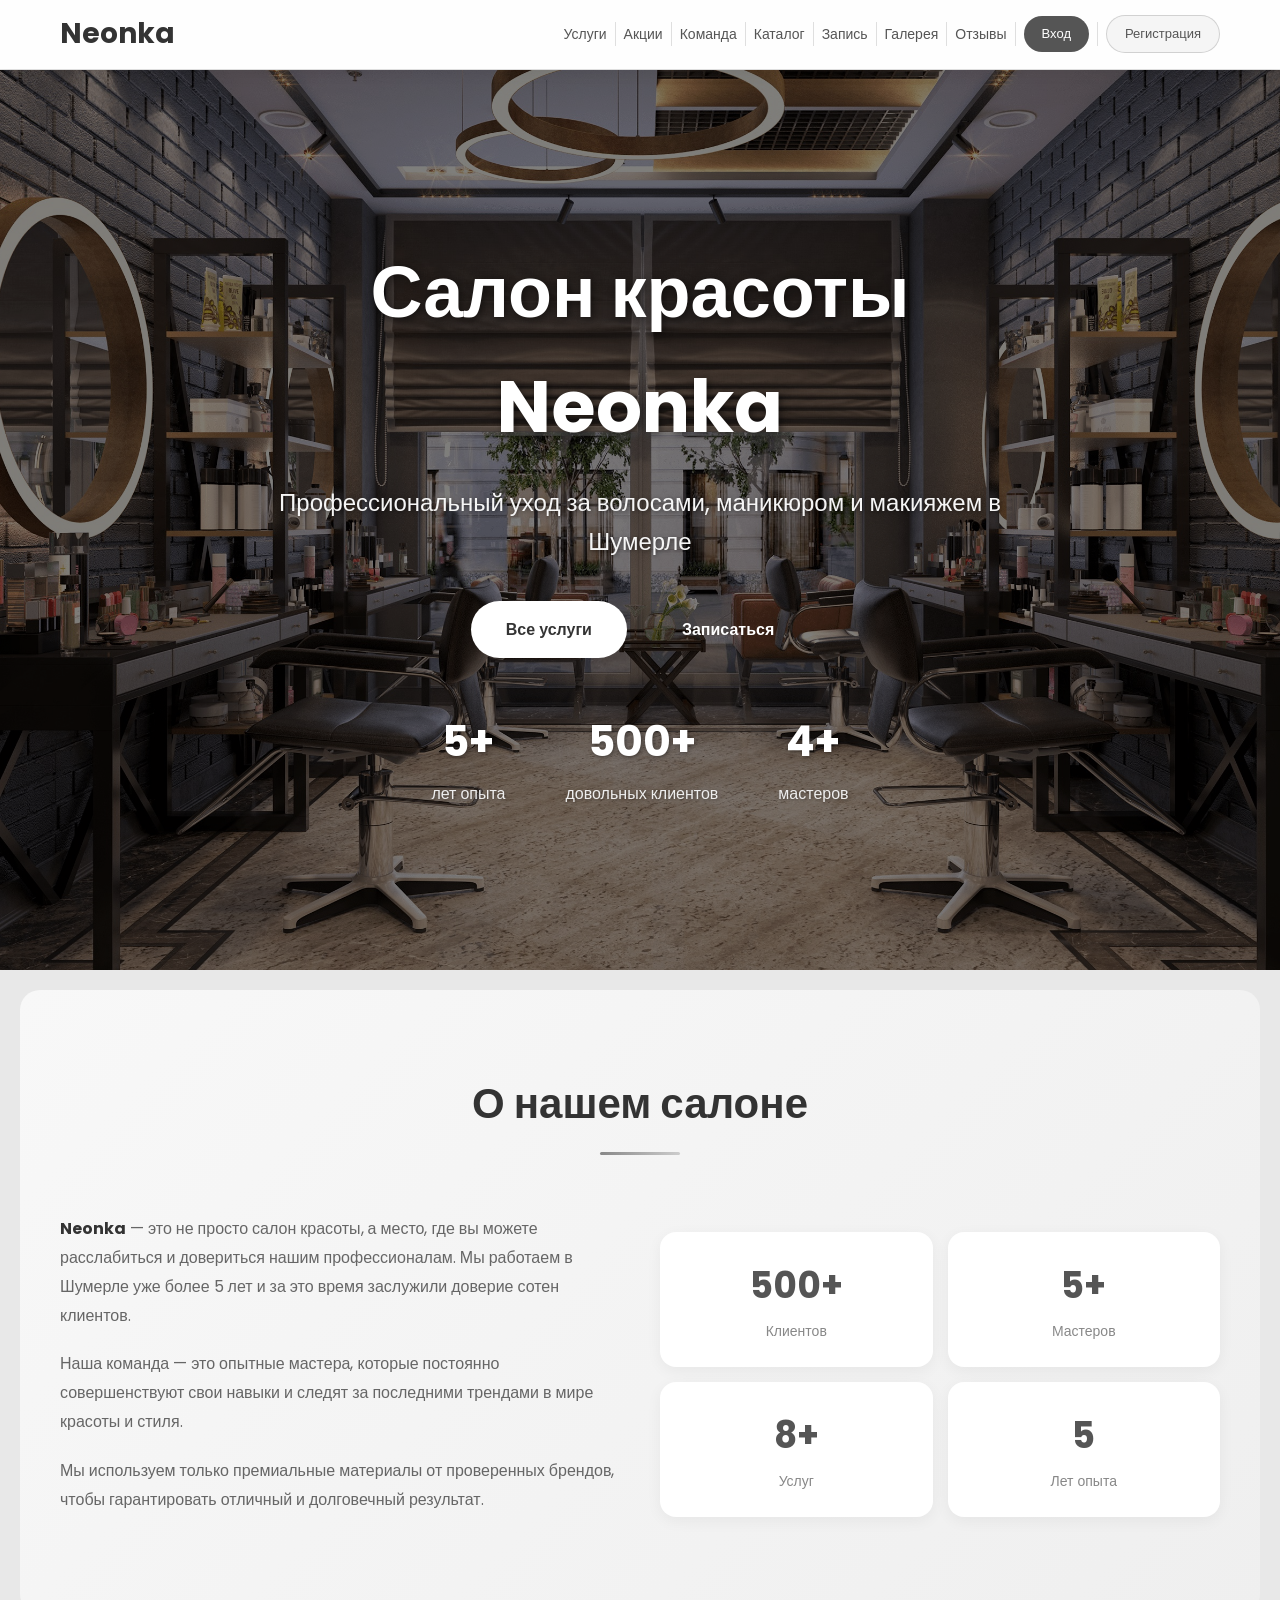
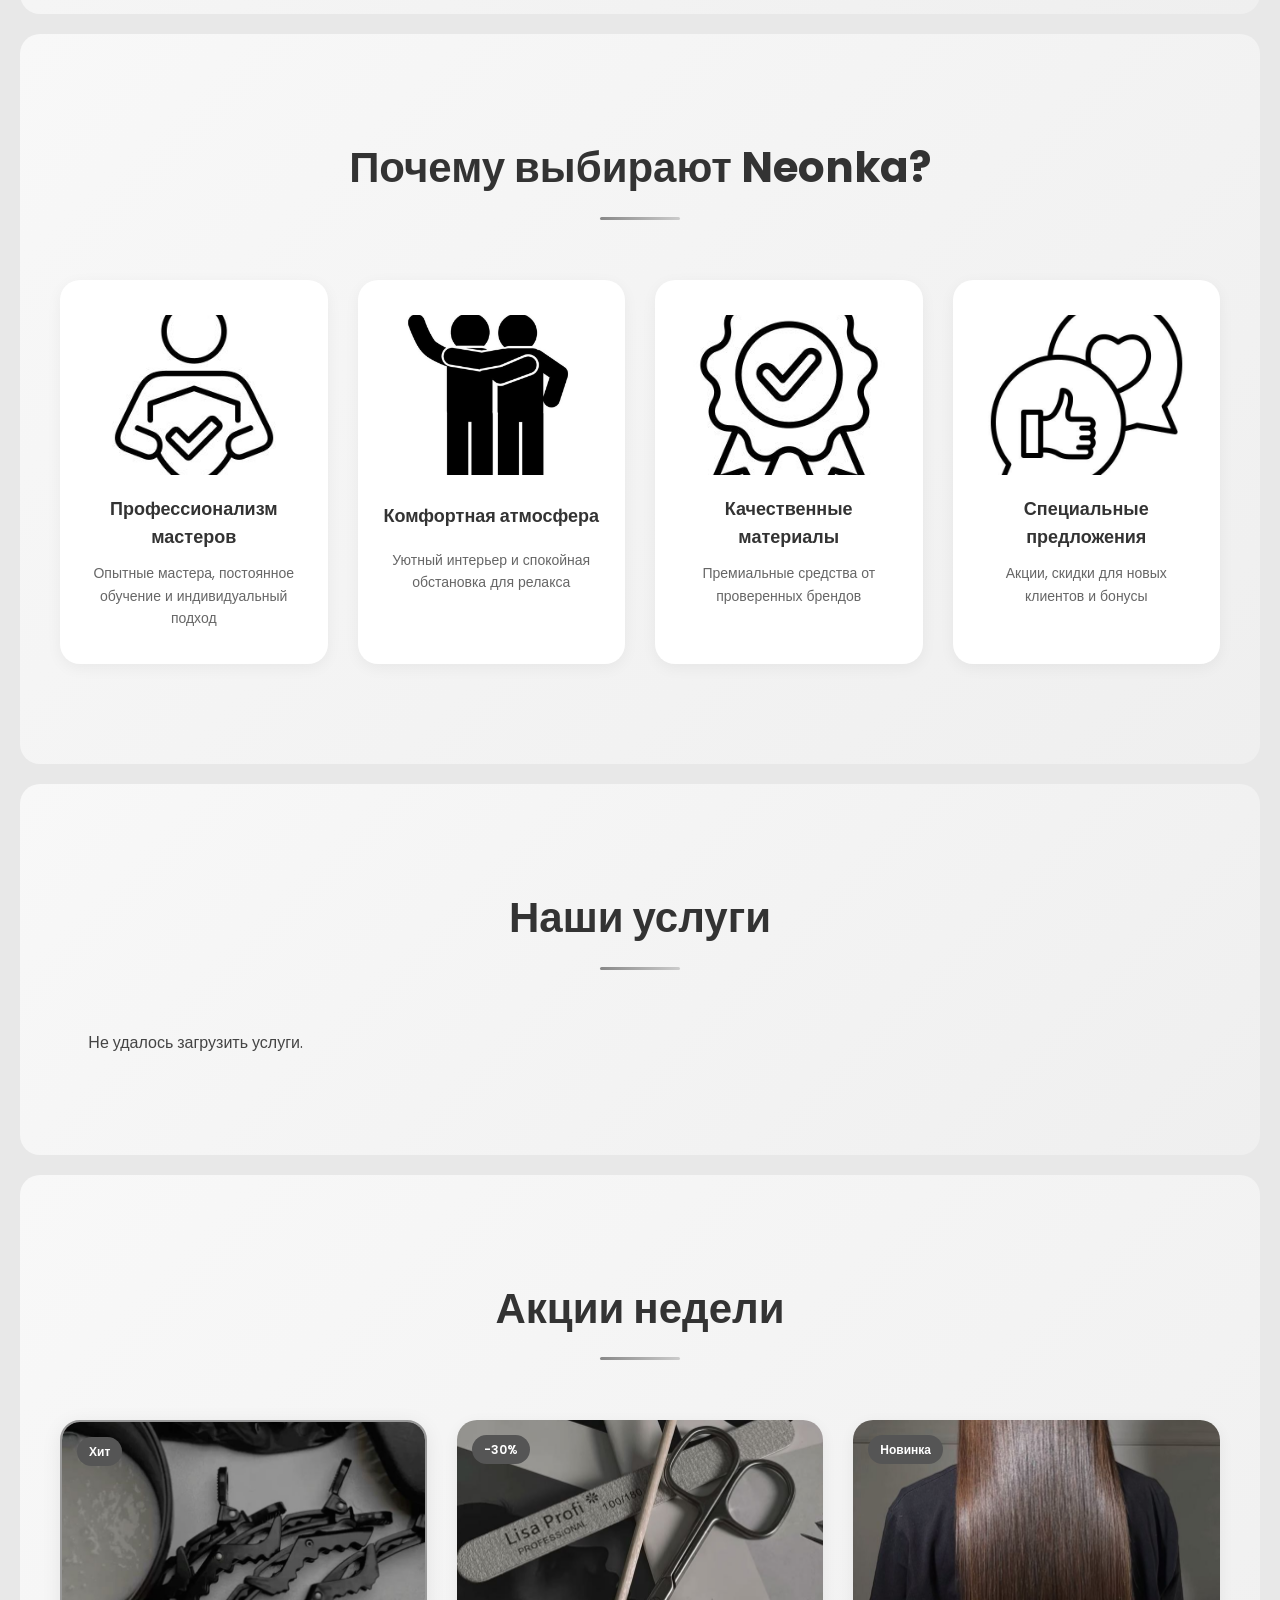
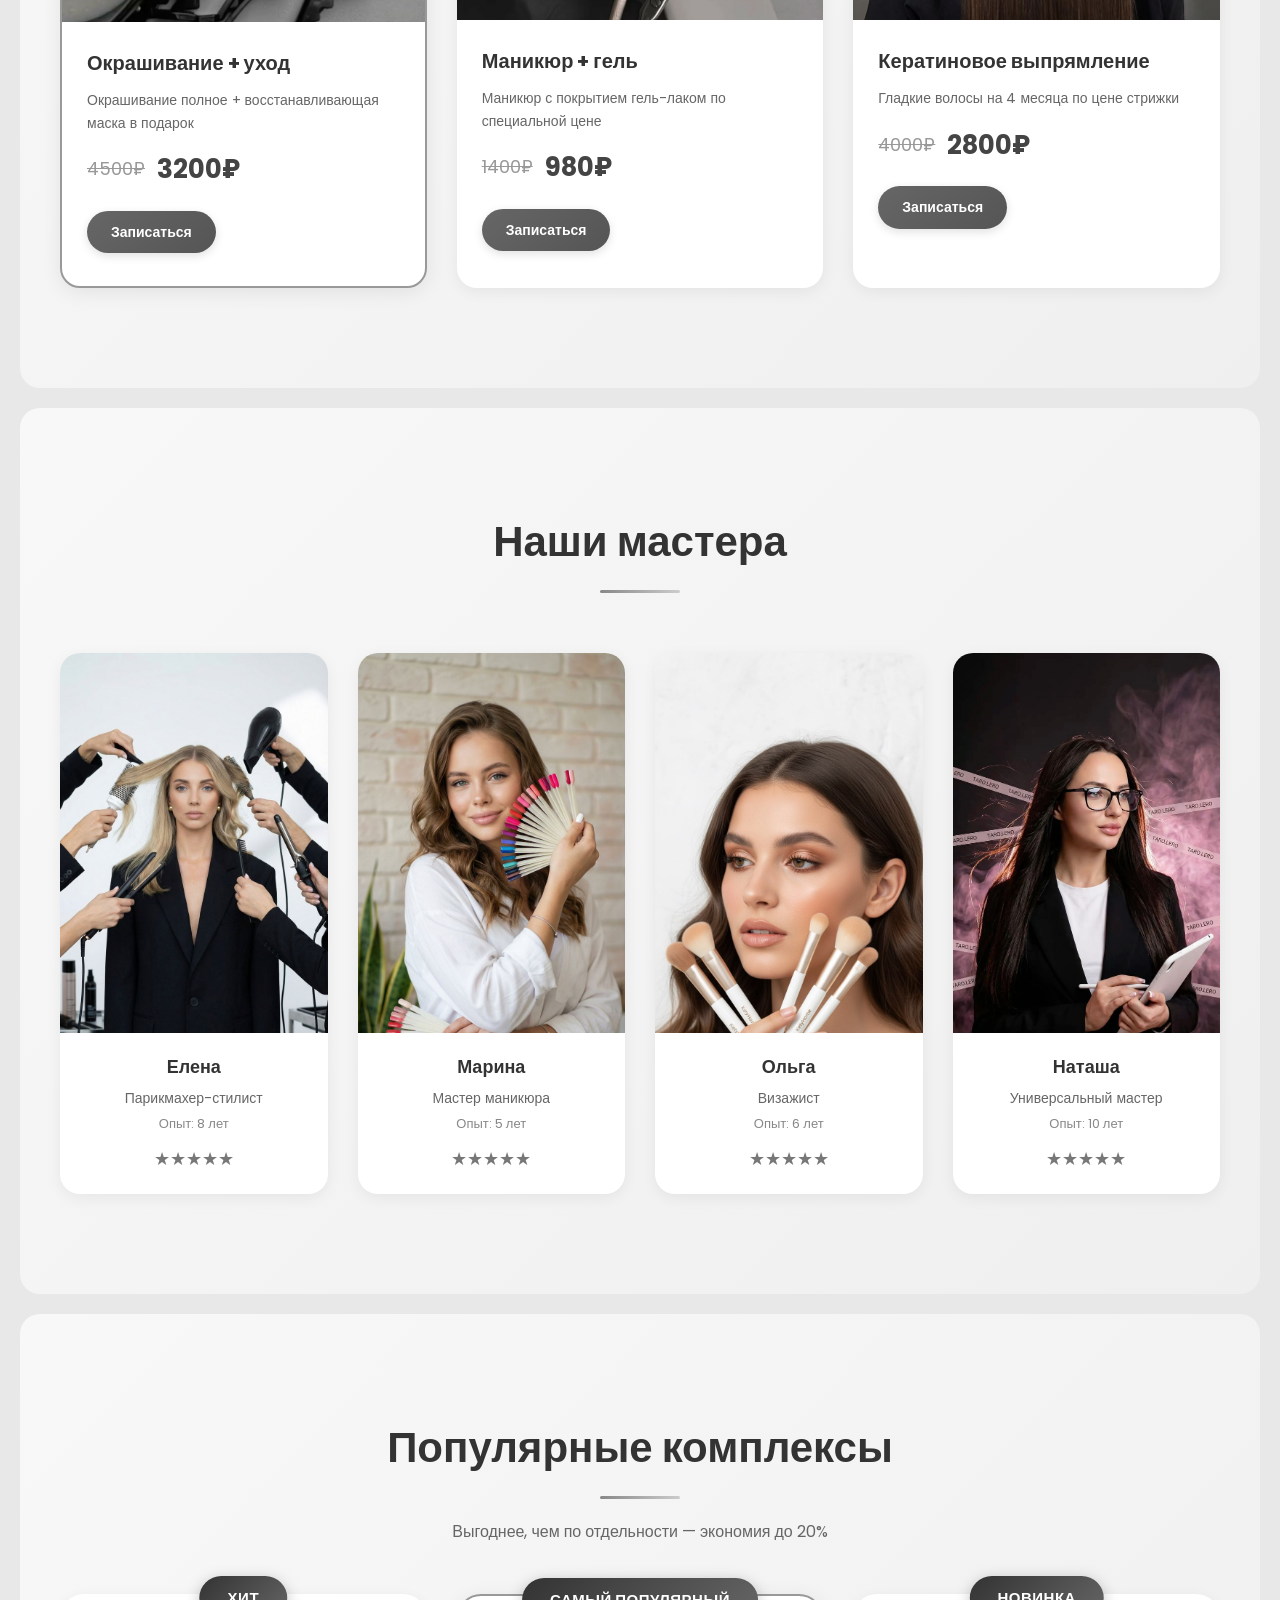
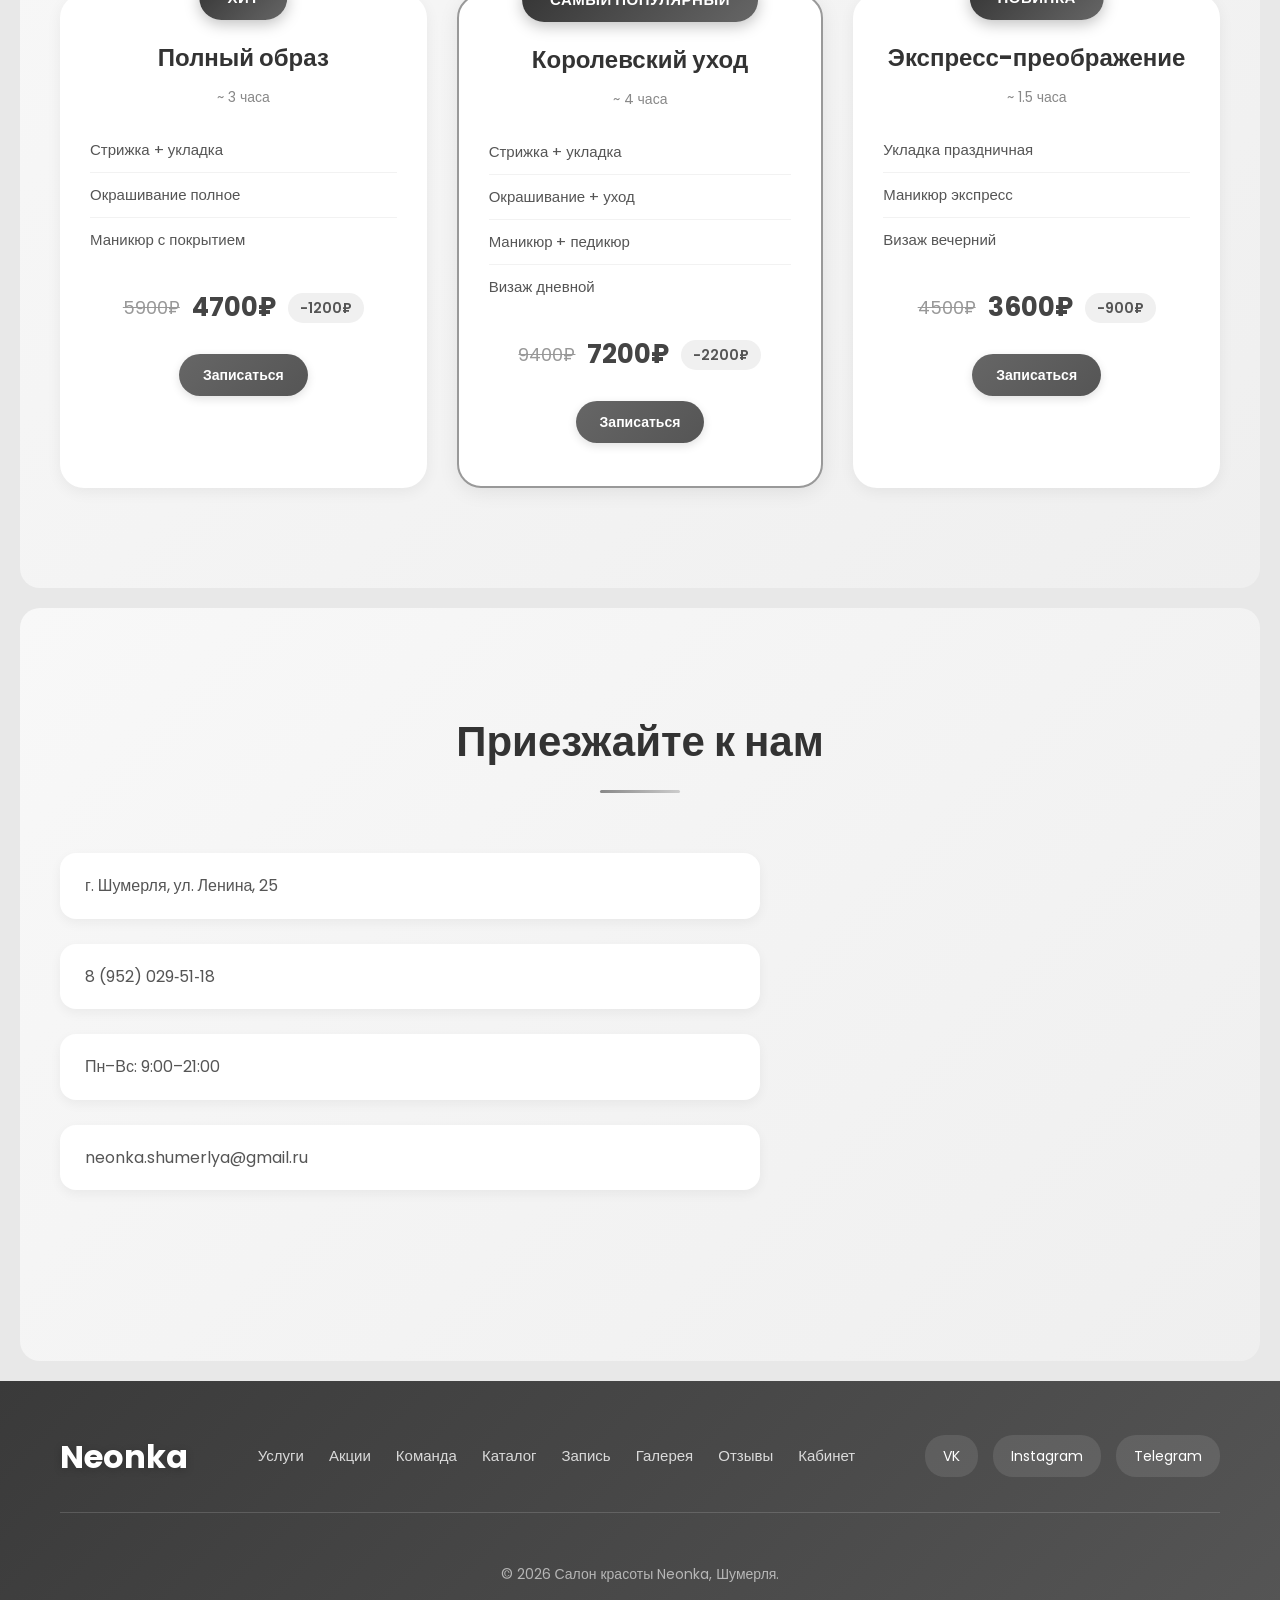
<file: index.html>
<!-- index.html — главная страница салона Neonka -->
<!DOCTYPE html>
<html lang="ru">
<head>
  <meta charset="UTF-8">
  <meta name="viewport" content="width=device-width, initial-scale=1.0">
  <meta name="description" content="Салон красоты Neonka в Шумерле — стрижки, окрашивание, маникюр, педикюр, визаж.">
  <title>Салон красоты Neonka | Шумерля</title>
  <link rel="icon" href="img/salona.jpg" type="image/jpeg">
 <!-- подключение css-стилей -->
  <link rel="stylesheet" href="style.css">




  <link href="https://fonts.googleapis.com/css2?family=Poppins:wght@300;400;500;600;700&display=swap" rel="stylesheet">
</head>
<body>

  <!-- Шапка: фиксированная, с логотипом и навигацией -->
  <header class="header">
    <div class="container">
      <a href="index.html" class="logo">Neonka</a>
      <nav class="nav">
        <a href="#services">Услуги</a><div class="sep"></div>
        <a href="#offers">Акции</a><div class="sep"></div>
        <a href="#team">Команда</a><div class="sep"></div>
        <a href="services.html">Каталог</a><div class="sep"></div>
        <a href="booking.html">Запись</a><div class="sep"></div>
        <a href="gallery.html">Галерея</a><div class="sep"></div>
        <a href="reviews.html">Отзывы</a><div class="sep"></div>
        <button class="btn-auth btn-in" id="btn-open-login">Вход</button><div class="sep"></div>
        <button class="btn-auth btn-up" id="btn-open-register">Регистрация</button>
      </nav>
    </div>
  </header>

  <!-- Герой-блок: первый экран с фото салона -->
  <section class="hero">
    <div class="hero-overlay"></div>
    <div class="container">
      <div class="hero-content">
        <h1>Салон красоты Neonka</h1>
        <p>Профессиональный уход за волосами, маникюром и макияжем в Шумерле</p>
        <div class="hero-btns">
          <a href="#services" class="btn btn-hero">Все услуги</a>
          <a href="booking.html" class="btn btn-hero-light">Записаться</a>
        </div>
        <div class="hero-stats">
          <div class="stat"><span>5+</span> лет опыта</div>
          <div class="stat"><span>500+</span> довольных клиентов</div>
          <div class="stat"><span>4+</span> мастеров</div>
        </div>
      </div>
    </div>
  </section>

  <!-- О нас -->
  <section class="about fade-in">
    <div class="container">
      <h2>О нашем салоне</h2>
      <div class="about-grid">
        <div class="about-text fade-in-left">
          <p>
            <strong>Neonka</strong> — это не просто салон красоты, а место, где вы можете расслабиться и довериться нашим профессионалам. Мы работаем в Шумерле уже более 5 лет и за это время заслужили доверие сотен клиентов.
          </p>
          <p>
            Наша команда — это опытные мастера, которые постоянно совершенствуют свои навыки и следят за последними трендами в мире красоты и стиля.
          </p>
          <p>
            Мы используем только премиальные материалы от проверенных брендов, чтобы гарантировать отличный и долговечный результат.
          </p>
        </div>
        <div class="about-stats fade-in-right">
          <div class="stat-card">
            <div class="stat-num">500+</div>
            <div class="stat-label">Клиентов</div>
          </div>
          <div class="stat-card">
            <div class="stat-num">5+</div>
            <div class="stat-label">Мастеров</div>
          </div>
          <div class="stat-card">
            <div class="stat-num">8+</div>
            <div class="stat-label">Услуг</div>
          </div>
          <div class="stat-card">
            <div class="stat-num">5</div>
            <div class="stat-label">Лет опыта</div>
          </div>
        </div>
      </div>
    </div>
  </section>

  <!-- Преимущества -->
  <section class="advantages">
    <div class="container">
      <h2>Почему выбирают Neonka?</h2>
      <div class="adv-grid">
        <div class="adv-card fade-in stagger-1">
          <div class="adv-img"><img src="img/rfoffisional.jpg" alt="Профессионализм" loading="lazy"></div>
          <h3>Профессионализм мастеров</h3><p>Опытные мастера, постоянное обучение и индивидуальный подход</p>
        </div>
        <div class="adv-card fade-in stagger-2">
          <div class="adv-img"><img src="img/atmosvera.jpg" alt="Атмосфера" loading="lazy"></div>
          <h3>Комфортная атмосфера</h3><p>Уютный интерьер и спокойная обстановка для релакса</p>
        </div>
        <div class="adv-card fade-in stagger-3">
          <div class="adv-img"><img src="img/castesrvo.jpg" alt="Материалы" loading="lazy"></div>
          <h3>Качественные материалы</h3><p>Премиальные средства от проверенных брендов</p>
        </div>
        <div class="adv-card fade-in stagger-4">
          <div class="adv-img"><img src="img/predloheniya.jpg" alt="Скидки" loading="lazy"></div>
          <h3>Специальные предложения</h3><p>Акции, скидки для новых клиентов и бонусы</p>
        </div>
      </div>
    </div>
  </section>

  <!-- Услуги (якорная секция #services) -->
  <!-- Карточки услуг загружаются динамически из базы данных через JS -->
  <section id="services" class="services">
    <div class="container">
      <h2>Наши услуги</h2>
      <div class="svc-grid" id="services-container">
        <!-- Сюда JavaScript подставит карточки услуг из БД -->
      </div>
    </div>
  </section>

  <!-- Акции -->
  <section id="offers" class="offers">
    <div class="container">
      <h2>Акции недели</h2>
      <div class="offer-grid">
        <div class="offer-card offer-hot fade-in stagger-1">
          <div class="offer-tag">Хит</div>
          <div class="offer-img"><img src="img/okras.jpg" alt="Окрашивание" loading="lazy"></div>
          <div class="offer-body">
            <h3>Окрашивание + уход</h3>
            <p class="offer-desc">Окрашивание полное + восстанавливающая маска в подарок</p>
            <div class="offer-price"><span class="old-price">4500₽</span><span class="new-price">3200₽</span></div>
            <a href="booking.html" class="btn btn-sm btn-dark">Записаться</a>
          </div>
        </div>
        <div class="offer-card fade-in stagger-2">
          <div class="offer-tag">-30%</div>
          <div class="offer-img"><img src="img/manukur.jpg" alt="Маникюр" loading="lazy"></div>
          <div class="offer-body">
            <h3>Маникюр + гель</h3>
            <p class="offer-desc">Маникюр с покрытием гель-лаком по специальной цене</p>
            <div class="offer-price"><span class="old-price">1400₽</span><span class="new-price">980₽</span></div>
            <a href="booking.html" class="btn btn-sm btn-dark">Записаться</a>
          </div>
        </div>
        <div class="offer-card fade-in stagger-3">
          <div class="offer-tag">Новинка</div>
          <div class="offer-img"><img src="img/keratin.jpg" alt="Кератин" loading="lazy"></div>
          <div class="offer-body">
            <h3>Кератиновое выпрямление</h3>
            <p class="offer-desc">Гладкие волосы на 4 месяца по цене стрижки</p>
            <div class="offer-price"><span class="old-price">4000₽</span><span class="new-price">2800₽</span></div>
            <a href="booking.html" class="btn btn-sm btn-dark">Записаться</a>
          </div>
        </div>
      </div>
    </div>
  </section>

  <!-- Команда (якорная секция #team) -->
  <section id="team" class="team">
    <div class="container">
      <h2>Наши мастера</h2>
      <div class="team-grid">
        <div class="member fade-in stagger-1">
          <div class="photo"><img src="img/elena.jpg" alt="Елена" loading="lazy"></div>
          <div class="info"><h3>Елена</h3><p class="role">Парикмахер-стилист</p><p class="exp">Опыт: 8 лет</p><div class="stars">★★★★★</div></div>
        </div>
        <div class="member fade-in stagger-2">
          <div class="photo"><img src="img/marina.jpg" alt="Марина" loading="lazy"></div>
          <div class="info"><h3>Марина</h3><p class="role">Мастер маникюра</p><p class="exp">Опыт: 5 лет</p><div class="stars">★★★★★</div></div>
        </div>
        <div class="member fade-in stagger-3">
          <div class="photo"><img src="img/olga.jpg" alt="Ольга" loading="lazy"></div>
          <div class="info"><h3>Ольга</h3><p class="role">Визажист</p><p class="exp">Опыт: 6 лет</p><div class="stars">★★★★★</div></div>
        </div>
        <div class="member fade-in stagger-4">
          <div class="photo"><img src="img/natasha.jpg" alt="Наташа" loading="lazy"></div>
          <div class="info"><h3>Наташа</h3><p class="role">Универсальный мастер</p><p class="exp">Опыт: 10 лет</p><div class="stars">★★★★★</div></div>
        </div>
      </div>
    </div>
  </section>

  <!-- Популярные комплексы -->
  <section class="packages">
    <div class="container">
      <h2>Популярные комплексы</h2>
      <p class="subtitle">Выгоднее, чем по отдельности — экономия до 20%</p>
      <div class="packs">
        <div class="pack fade-in stagger-1">
          <div class="pack-tag">Хит</div>
          <div class="pack-head"><h3>Полный образ</h3><p class="pack-time">~ 3 часа</p></div>
          <ul class="pack-list"><li>Стрижка + укладка</li><li>Окрашивание полное</li><li>Маникюр с покрытием</li></ul>
          <div class="pack-price"><span class="old-price">5900₽</span><span class="new-price">4700₽</span><span class="save">−1200₽</span></div>
          <a href="booking.html" class="btn btn-sm btn-dark">Записаться</a>
        </div>
        <div class="pack pack-popular fade-in stagger-2">
          <div class="pack-tag">Самый популярный</div>
          <div class="pack-head"><h3>Королевский уход</h3><p class="pack-time">~ 4 часа</p></div>
          <ul class="pack-list"><li>Стрижка + укладка</li><li>Окрашивание + уход</li><li>Маникюр + педикюр</li><li>Визаж дневной</li></ul>
          <div class="pack-price"><span class="old-price">9400₽</span><span class="new-price">7200₽</span><span class="save">−2200₽</span></div>
          <a href="booking.html" class="btn btn-sm btn-dark">Записаться</a>
        </div>
        <div class="pack fade-in stagger-3">
          <div class="pack-tag">Новинка</div>
          <div class="pack-head"><h3>Экспресс-преображение</h3><p class="pack-time">~ 1.5 часа</p></div>
          <ul class="pack-list"><li>Укладка праздничная</li><li>Маникюр экспресс</li><li>Визаж вечерний</li></ul>
          <div class="pack-price"><span class="old-price">4500₽</span><span class="new-price">3600₽</span><span class="save">−900₽</span></div>
          <a href="booking.html" class="btn btn-sm btn-dark">Записаться</a>
        </div>
      </div>
    </div>
  </section>

  <!-- Контакты с картой -->
  <section id="contact" class="contact">
    <div class="container">
      <h2>Приезжайте к нам</h2>
      <div class="contact-wrap">
        <div class="contact-list">
          <div class="contact-item fade-in-left stagger-1"><p>г. Шумерля, ул. Ленина, 25</p></div>
          <div class="contact-item fade-in-left stagger-2"><p>8 (952) 029‑51‑18</p></div>
          <div class="contact-item fade-in-left stagger-3"><p>Пн–Вс: 9:00–21:00</p></div>
          <div class="contact-item fade-in-left stagger-4"><p>neonka.shumerlya@gmail.ru</p></div>
        </div>
        <div class="map fade-in-right">
          <iframe src="https://yandex.ru/map-widget/v1/?um=constructor%3Aваша_ссылка_здесь&source=constructor" width="100%" height="400" frameborder="0" style="border-radius:18px;" title="Карта"></iframe>
        </div>
      </div>
    </div>
  </section>

  <!-- Подвал -->
  <footer class="footer">
    <div class="container">
      <div class="footer-wrap">
        <div class="flogo">Neonka</div>
        <div class="flinks">
          <a href="#services">Услуги</a><a href="#offers">Акции</a><a href="#team">Команда</a>
          <a href="services.html">Каталог</a><a href="booking.html">Запись</a><a href="gallery.html">Галерея</a>
          <a href="reviews.html">Отзывы</a><a href="account.html">Кабинет</a>
        </div>
        <div class="fsocial">
          <a href="#">VK</a><a href="#">Instagram</a><a href="#">Telegram</a>
        </div>
      </div>
      <div class="fcopy"><p>&copy; 2026 Салон красоты Neonka, Шумерля.</p></div>
    </div>
  </footer>

  <!-- Модалки входа и регистрации -->
  <div class="modal" id="modal-login">
    <div class="modal-box">
      <button class="modal-x" id="modal-login-close">&times;</button>
      <h2>Вход в аккаунт</h2>
      <form class="form" id="login-form" novalidate method="POST">
        <div class="field">
          <label for="login-email">Email</label>
          <input type="email" id="login-email" name="email" placeholder="example@mail.ru" required>
          <span class="err" id="login-email-error"></span>
        </div>
        <div class="field">
          <label for="login-password">Пароль</label>
          <input type="password" id="login-password" name="password" placeholder="Введите пароль" required>
          <span class="err" id="login-password-error"></span>
        </div>
        <button type="submit" class="btn btn-dark btn-full">Войти</button>
        <div class="result" id="login-result"></div>
        <p class="modal-link">Нет аккаунта? <a href="#" id="switch-to-register">Зарегистрируйтесь</a></p>
      </form>
    </div>
  </div>

  <div class="modal modal-reg" id="modal-register">
    <div class="modal-box">
      <button class="modal-x" id="modal-register-close">&times;</button>
      <h2>Регистрация</h2>
      <form class="form" id="register-form" novalidate method="POST">
        <div class="field">
          <label for="reg-name">Имя *</label>
          <input type="text" id="reg-name" name="name" placeholder="Ваше имя" required>
          <span class="err" id="reg-name-error"></span>
        </div>
        <div class="field">
          <label for="reg-phone">Телефон *</label>
          <input type="tel" id="reg-phone" name="phone" placeholder="+7 (999) 123-45-67" required>
          <span class="err" id="reg-phone-error"></span>
        </div>
        <div class="field">
          <label for="reg-email">Email *</label>
          <input type="email" id="reg-email" name="email" placeholder="example@mail.ru" required>
          <span class="err" id="reg-email-error"></span>
        </div>
        <div class="field">
          <label for="reg-password">Пароль *</label>
          <input type="password" id="reg-password" name="password" placeholder="Минимум 8 символов" required>
          <span class="err" id="reg-password-error"></span>
        </div>
        <div class="field">
          <label for="reg-password2">Подтвердите пароль *</label>
          <input type="password" id="reg-password2" name="password2" placeholder="Повторите пароль" required>
          <span class="err" id="reg-password-confirm-error"></span>
        </div>
        <div class="field">
          <label class="check"><input type="checkbox" id="reg-agree" name="agree" required> Согласен(а) на обработку данных</label>
          <span class="err" id="reg-agree-error"></span>
        </div>
        <button type="submit" class="btn btn-dark btn-full">Зарегистрироваться</button>
        <div class="result" id="register-result"></div>
        <p class="modal-link">Уже есть аккаунт? <a href="#" id="switch-to-login">Войдите</a></p>
      </form>
    </div>
  </div>

    <!-- Подключение скриптов-->
  <script src="js/modal.js"></script>
  <script src="js/validation.js"></script>
  <script src="js/main.js"></script>

  <!-- Header scroll effect -->
  <script>
    var header = document.querySelector('.header');
    window.addEventListener('scroll', function () {
      if (window.scrollY > 50) {
        header.classList.add('scrolled');
      } else {
        header.classList.remove('scrolled');
      }
    });
  </script>
</body>
</html>
</file>
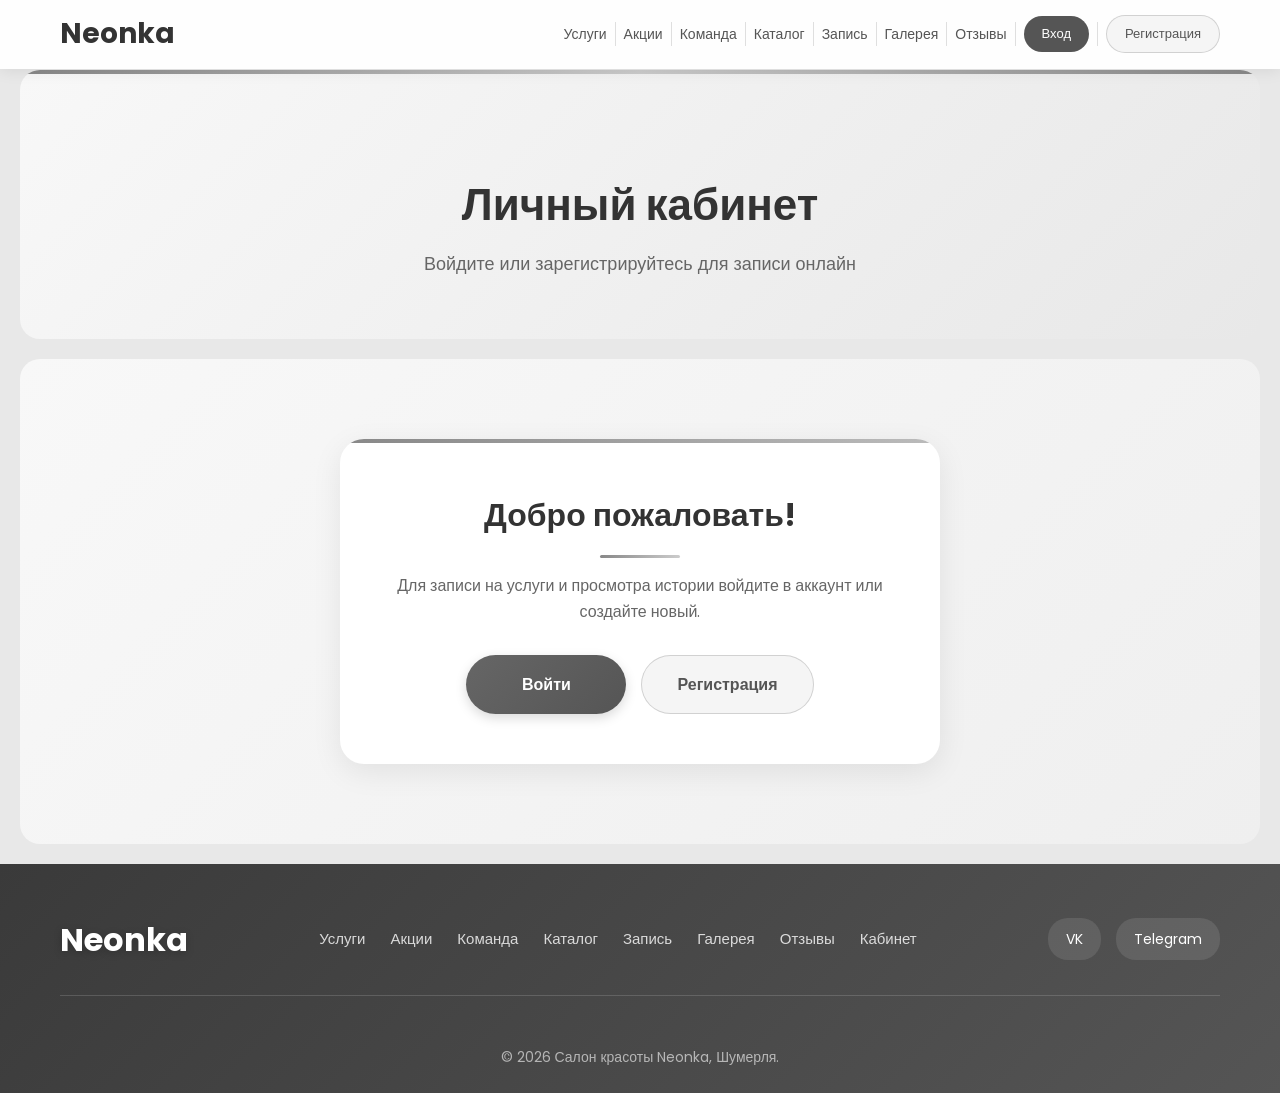
<file: account.html>
<!-- account.html — личный кабинет: кнопки «Войти» и «Регистрация» (модалки) -->
<!DOCTYPE html>
<html lang="ru">
<head>
  <meta charset="UTF-8">
  <meta name="viewport" content="width=device-width, initial-scale=1.0">
  <meta name="description" content="Личный кабинет салона красоты Neonka — вход, регистрация, просмотр истории записей.">
  <title>Личный кабинет — Салон красоты Neonka</title>
  <link rel="icon" href="img/salona.jpg" type="image/jpeg">
  <link rel="stylesheet" href="style.css">
  <link href="https://fonts.googleapis.com/css2?family=Poppins:wght@300;400;500;600;700&display=swap" rel="stylesheet">
</head>
<body>

  <!-- Шапка -->
  <header class="header">
    <div class="container">
      <a href="index.html" class="logo">Neonka</a>
      <nav class="nav">
        <a href="index.html#services">Услуги</a><div class="sep"></div>
        <a href="index.html#offers">Акции</a><div class="sep"></div>
        <a href="index.html#team">Команда</a><div class="sep"></div>
        <a href="services.html">Каталог</a><div class="sep"></div>
        <a href="booking.html">Запись</a><div class="sep"></div>
        <a href="gallery.html">Галерея</a><div class="sep"></div>
        <a href="reviews.html">Отзывы</a><div class="sep"></div>
        <button class="btn-auth btn-in" id="btn-open-login">Вход</button><div class="sep"></div>
        <button class="btn-auth btn-up" id="btn-open-register">Регистрация</button>
      </nav>
    </div>
  </header>

  <!-- Заголовок -->
  <section class="pagehead">
    <div class="container">
      <h1>Личный кабинет</h1>
      <p>Войдите или зарегистрируйтесь для записи онлайн</p>
    </div>
  </section>

  <!-- Приветственный блок с кнопками входа/регистрации -->
  <section class="account">
    <div class="container">
      <div class="account-box">
        <div class="account-card">
          <h2>Добро пожаловать!</h2>
          <p>Для записи на услуги и просмотра истории войдите в аккаунт или создайте новый.</p>
          <div class="account-btns">
            <button class="btn btn-dark" id="btn-open-login">Войти</button>
            <button class="btn btn-light" id="btn-open-register">Регистрация</button>
          </div>
        </div>
      </div>
    </div>
  </section>

  <!-- Модалка входа -->
  <div class="modal" id="modal-login">
    <div class="modal-box">
      <button class="modal-x" id="modal-login-close">&times;</button>
      <h2>Вход в аккаунт</h2>
      <form class="form" id="login-form" novalidate method="POST">
        <div class="field">
          <label for="login-email">Email</label>
          <input type="email" id="login-email" name="email" placeholder="example@mail.ru" required>
          <span class="err" id="login-email-error"></span>
        </div>
        <div class="field">
          <label for="login-password">Пароль</label>
          <input type="password" id="login-password" name="password" placeholder="Введите пароль" required>
          <span class="err" id="login-password-error"></span>
        </div>
        <button type="submit" class="btn btn-dark btn-full">Войти</button>
        <div class="result" id="login-result"></div>
        <p class="modal-link">Нет аккаунта? <a href="#" id="switch-to-register">Зарегистрируйтесь</a></p>
      </form>
    </div>
  </div>

  <!-- Модалка регистрации -->
  <div class="modal modal-reg" id="modal-register">
    <div class="modal-box">
      <button class="modal-x" id="modal-register-close">&times;</button>
      <h2>Регистрация</h2>
      <form class="form" id="register-form" novalidate method="POST">
        <div class="field">
          <label for="reg-name">Имя *</label>
          <input type="text" id="reg-name" name="name" placeholder="Ваше имя" required>
          <span class="err" id="reg-name-error"></span>
        </div>
        <div class="field">
          <label for="reg-phone">Телефон *</label>
          <input type="tel" id="reg-phone" name="phone" placeholder="+7 (999) 123-45-67" required>
          <span class="err" id="reg-phone-error"></span>
        </div>
        <div class="field">
          <label for="reg-email">Email *</label>
          <input type="email" id="reg-email" name="email" placeholder="example@mail.ru" required>
          <span class="err" id="reg-email-error"></span>
        </div>
        <div class="field">
          <label for="reg-password">Пароль *</label>
          <input type="password" id="reg-password" name="password" placeholder="Минимум 8 символов" required>
          <span class="err" id="reg-password-error"></span>
        </div>
        <div class="field">
          <label for="reg-password2">Подтвердите пароль *</label>
          <input type="password" id="reg-password2" name="password2" placeholder="Повторите пароль" required>
          <span class="err" id="reg-password-confirm-error"></span>
        </div>
        <div class="field">
          <label class="check"><input type="checkbox" id="reg-agree" name="agree" required> Согласен(а) на обработку данных</label>
          <span class="err" id="reg-agree-error"></span>
        </div>
        <button type="submit" class="btn btn-dark btn-full">Зарегистрироваться</button>
        <div class="result" id="register-result"></div>
        <p class="modal-link">Уже есть аккаунт? <a href="#" id="switch-to-login">Войдите</a></p>
      </form>
    </div>
  </div>

  <!-- Подвал -->
  <footer class="footer">
    <div class="container">
      <div class="footer-wrap">
        <div class="flogo">Neonka</div>
        <div class="flinks">
          <a href="index.html#services">Услуги</a><a href="index.html#offers">Акции</a><a href="index.html#team">Команда</a>
          <a href="services.html">Каталог</a><a href="booking.html">Запись</a><a href="gallery.html">Галерея</a>
          <a href="reviews.html">Отзывы</a><a href="account.html">Кабинет</a>
        </div>
        <div class="fsocial">
          <a href="#">VK</a><a href="#">Telegram</a>
        </div>
      </div>
      <div class="fcopy"><p>&copy; 2026 Салон красоты Neonka, Шумерля.</p></div>
    </div>
  </footer>

  <script src="js/modal.js"></script>
  <script src="js/validation.js"></script>
  <script src="js/main.js"></script>
</body>
</html>
</file>
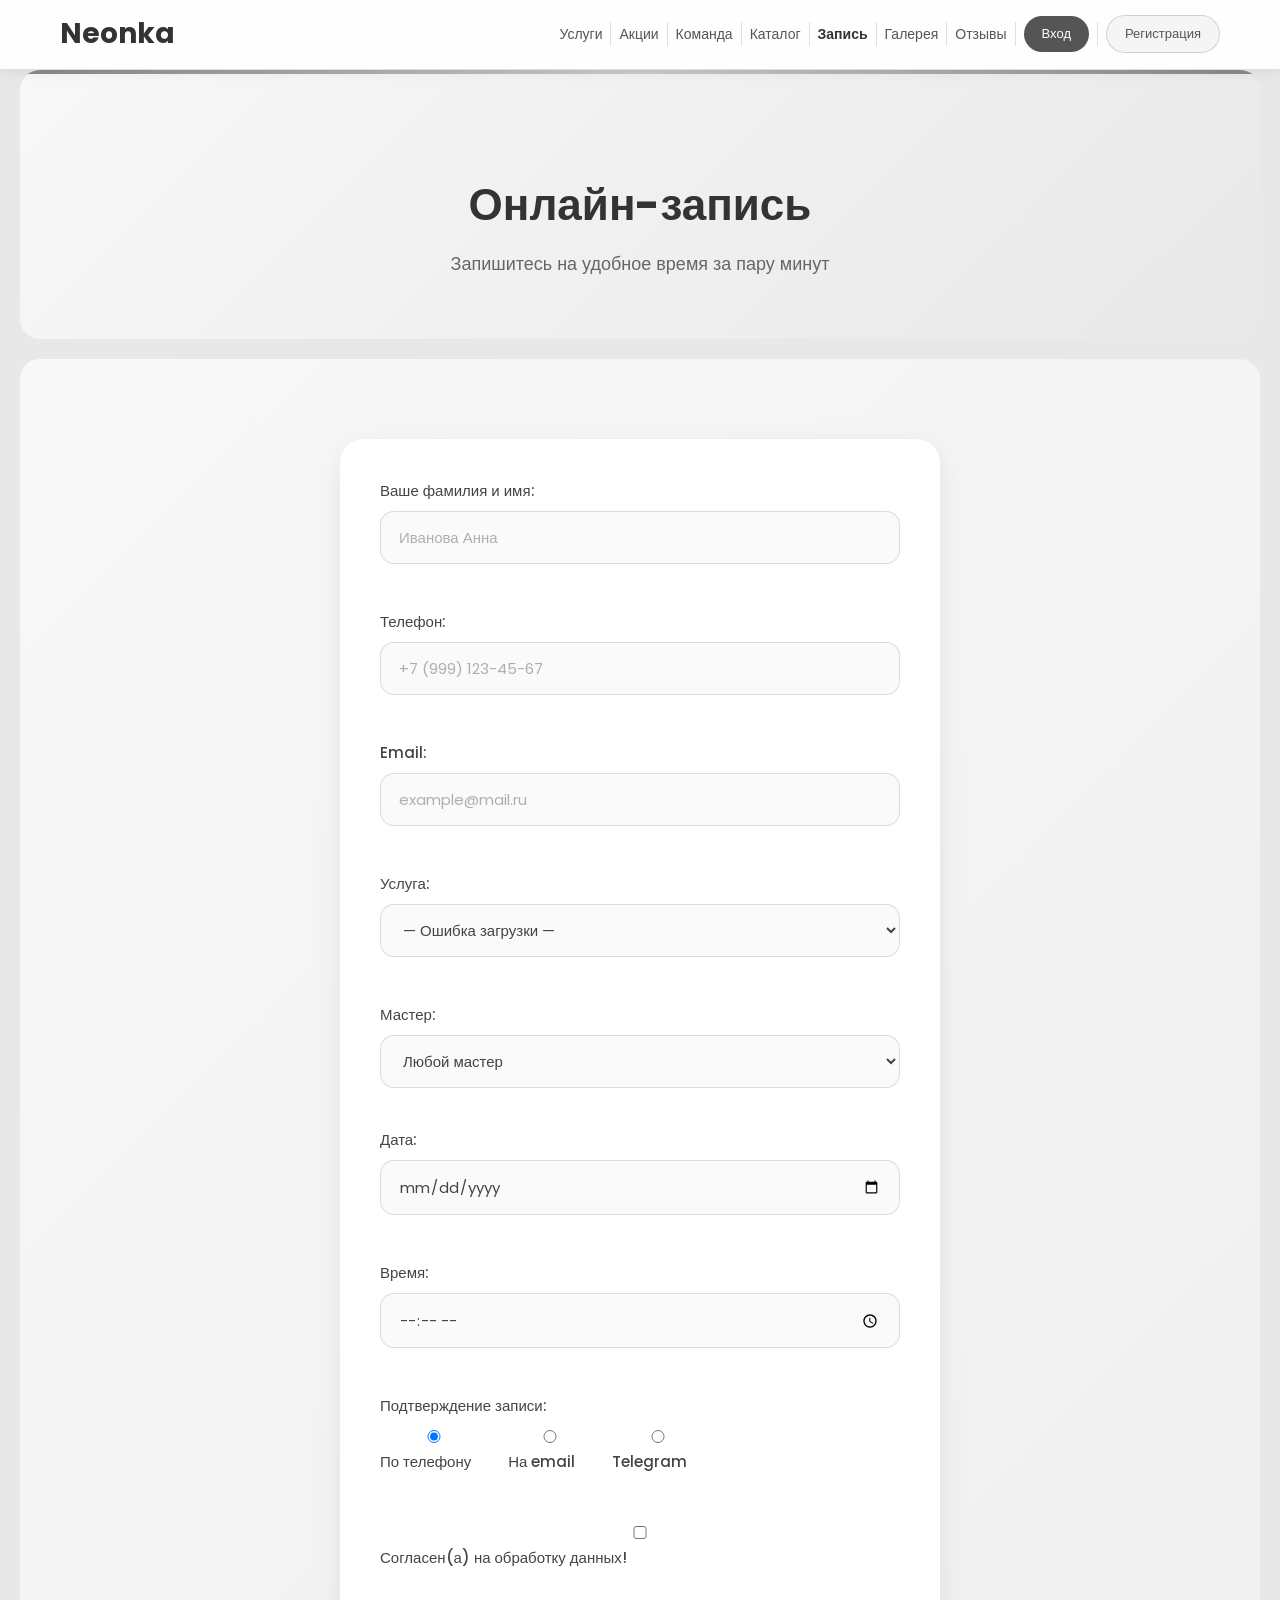
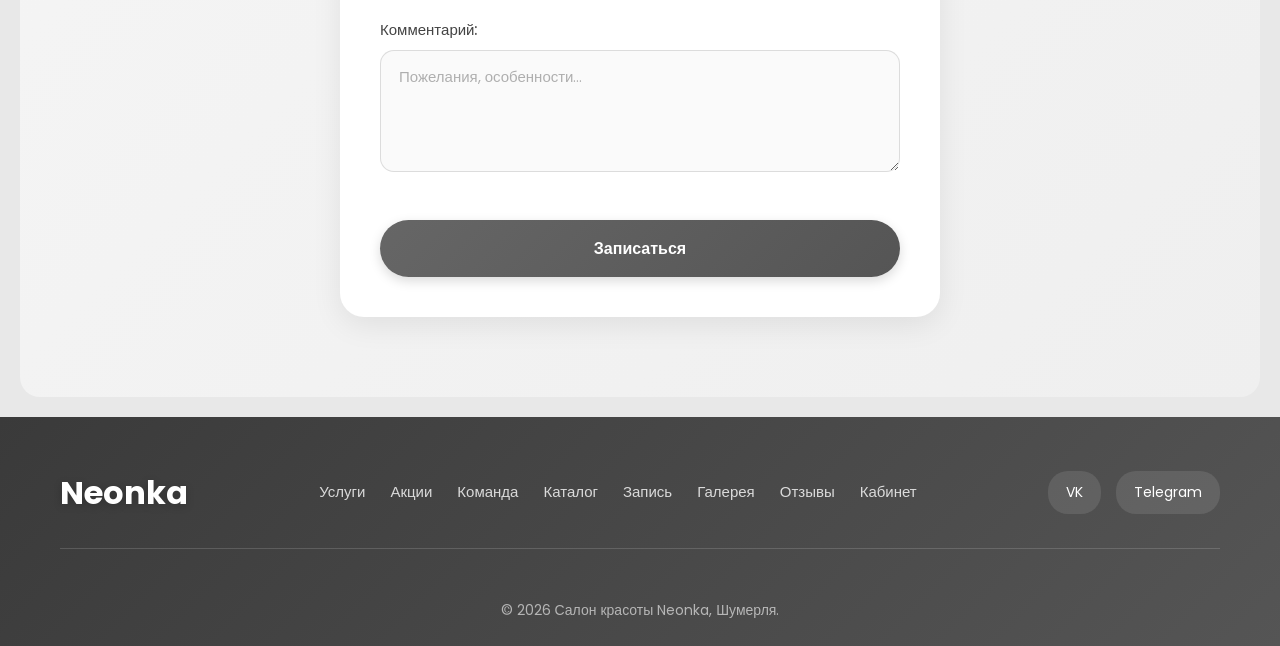
<file: booking.html>
<!-- booking.html — страница онлайн-записи (text, tel, email, select, date, time, radio, checkbox, textarea) -->
<!DOCTYPE html>
<html lang="ru">
<head>
  <meta charset="UTF-8">
  <meta name="viewport" content="width=device-width, initial-scale=1.0">
  <meta name="description" content="Онлайн-запись в салон красоты Neonka — выберите услугу, мастера и удобное время.">
  <title>Запись — Салон красоты Neonka</title>
  <link rel="icon" href="img/salona.jpg" type="image/jpeg">
  <link rel="stylesheet" href="style.css">
  <link href="https://fonts.googleapis.com/css2?family=Poppins:wght@300;400;500;600;700&display=swap" rel="stylesheet">
</head>
<body>

  <!-- Шапка -->
  <header class="header">
    <div class="container">
      <a href="index.html" class="logo">Neonka</a>
      <nav class="nav">
        <a href="index.html#services">Услуги</a><div class="sep"></div>
        <a href="index.html#offers">Акции</a><div class="sep"></div>
        <a href="index.html#team">Команда</a><div class="sep"></div>
        <a href="services.html">Каталог</a><div class="sep"></div>
        <a href="booking.html">Запись</a><div class="sep"></div>
        <a href="gallery.html">Галерея</a><div class="sep"></div>
        <a href="reviews.html">Отзывы</a><div class="sep"></div>
        <button class="btn-auth btn-in" id="btn-open-login">Вход</button><div class="sep"></div>
        <button class="btn-auth btn-up" id="btn-open-register">Регистрация</button>
      </nav>
    </div>
  </header>

  <!-- Заголовок -->
  <section class="pagehead">
    <div class="container">
      <h1>Онлайн-запись</h1>
      <p>Запишитесь на удобное время за пару минут</p>
    </div>
  </section>

  <!-- Форма записи (novalidate — своя валидация через validation.js) -->
  <section class="booking">
    <div class="container">
      <form class="form" id="booking-form" novalidate method="POST">

        <div class="field">
          <label for="name">Ваше фамилия и имя:</label>
          <input type="text" id="name" name="name" placeholder="Иванова Анна" required>
          <span class="err" id="name-error"></span>
        </div>

        <div class="field">
          <label for="phone">Телефон:</label>
          <input type="tel" id="phone" name="phone" placeholder="+7 (999) 123-45-67" required>
          <span class="err" id="phone-error"></span>
        </div>

        <div class="field">
          <label for="email">Email:</label>
          <input type="email" id="email" name="email" placeholder="example@mail.ru">
          <span class="err" id="email-error"></span>
        </div>

        <div class="field">
          <label for="service">Услуга:</label>
          <select id="service" name="service" required>
            <option value="">— Выберите услугу —</option>
            <optgroup label="Парикмахерский зал">
              <option value="haircut_woman">Стрижка женская</option>
              <option value="haircut_man">Стрижка мужская</option>
              <option value="coloring">Окрашивание полное</option>
              <option value="melirovanie">Мелирование</option>
              <option value="balayazh">Балаяж / Омбре</option>
              <option value="keratin">Кератиновое выпрямление</option>
              <option value="laminating">Ламинирование волос</option>
            </optgroup>
            <optgroup label="Ногтевой сервис">
              <option value="manicure">Маникюр классический</option>
              <option value="manicure_gel">Маникюр + покрытие гель</option>
              <option value="nail_design">Дизайн ногтей</option>
              <option value="pedicure">Педикюр полный</option>
              <option value="pedicure_express">Педикюр экспресс</option>
            </optgroup>
            <optgroup label="Визаж и стиль">
              <option value="makeup_day">Визаж дневной</option>
              <option value="makeup_evening">Визаж вечерний</option>
              <option value="wedding">Свадебный образ</option>
              <option value="styling">Укладка праздничная</option>
            </optgroup>
          </select>
          <span class="err" id="service-error"></span>
        </div>

        <div class="field">
          <label for="master">Мастер:</label>
          <select id="master" name="master">
            <option value="">Любой мастер</option>
            <option value="elena">Елена — парикмахер-стилист</option>
            <option value="marina">Марина — мастер маникюра</option>
            <option value="olga">Ольга — визажист</option>
            <option value="natasha">Наташа — универсальный мастер</option>
          </select>
        </div>

        <div class="field">
          <label for="date">Дата:</label>
          <input type="date" id="date" name="date" required>
          <span class="err" id="date-error"></span>
        </div>

        <div class="field">
          <label for="time">Время:</label>
          <input type="time" id="time" name="time" min="09:00" max="20:00" required>
          <span class="err" id="time-error"></span>
        </div>

        <div class="field">
          <label>Подтверждение записи:</label>
          <div class="radios">
            <label class="radio"><input type="radio" name="confirm" value="phone" checked> По телефону</label>
            <label class="radio"><input type="radio" name="confirm" value="email"> На email</label>
            <label class="radio"><input type="radio" name="confirm" value="Telegram"> Telegram</label>
          </div>
        </div>

        <div class="field">
          <label class="check"><input type="checkbox" id="agree" name="agree" required> Согласен(а) на обработку данных!</label>
          <span class="err" id="agree-error"></span>
        </div>

        <div class="field">
          <label for="comment">Комментарий:</label>
          <textarea id="comment" name="comment" rows="4" placeholder="Пожелания, особенности..."></textarea>
        </div>

        <button type="submit" class="btn btn-dark btn-full">Записаться</button>
        <div class="result" id="booking-result"></div>
      </form>
    </div>
  </section>

  <!-- Подвал -->
  <footer class="footer">
    <div class="container">
      <div class="footer-wrap">
        <div class="flogo">Neonka</div>
        <div class="flinks">
          <a href="index.html#services">Услуги</a><a href="index.html#offers">Акции</a><a href="index.html#team">Команда</a>
          <a href="services.html">Каталог</a><a href="booking.html">Запись</a><a href="gallery.html">Галерея</a>
          <a href="reviews.html">Отзывы</a><a href="account.html">Кабинет</a>
        </div>
        <div class="fsocial">
          <a href="#">VK</a><a href="#">Telegram</a>
        </div>
      </div>
      <div class="fcopy"><p>&copy; 2026 Салон красоты Neonka, Шумерля.</p></div>
    </div>
  </footer>

  <!-- validation.js — валидация регулярными выражениями; main.js — AJAX-отправка через fetch -->
  <script src="js/validation.js"></script>
  <script src="js/main.js"></script>
</body>
</html>
</file>
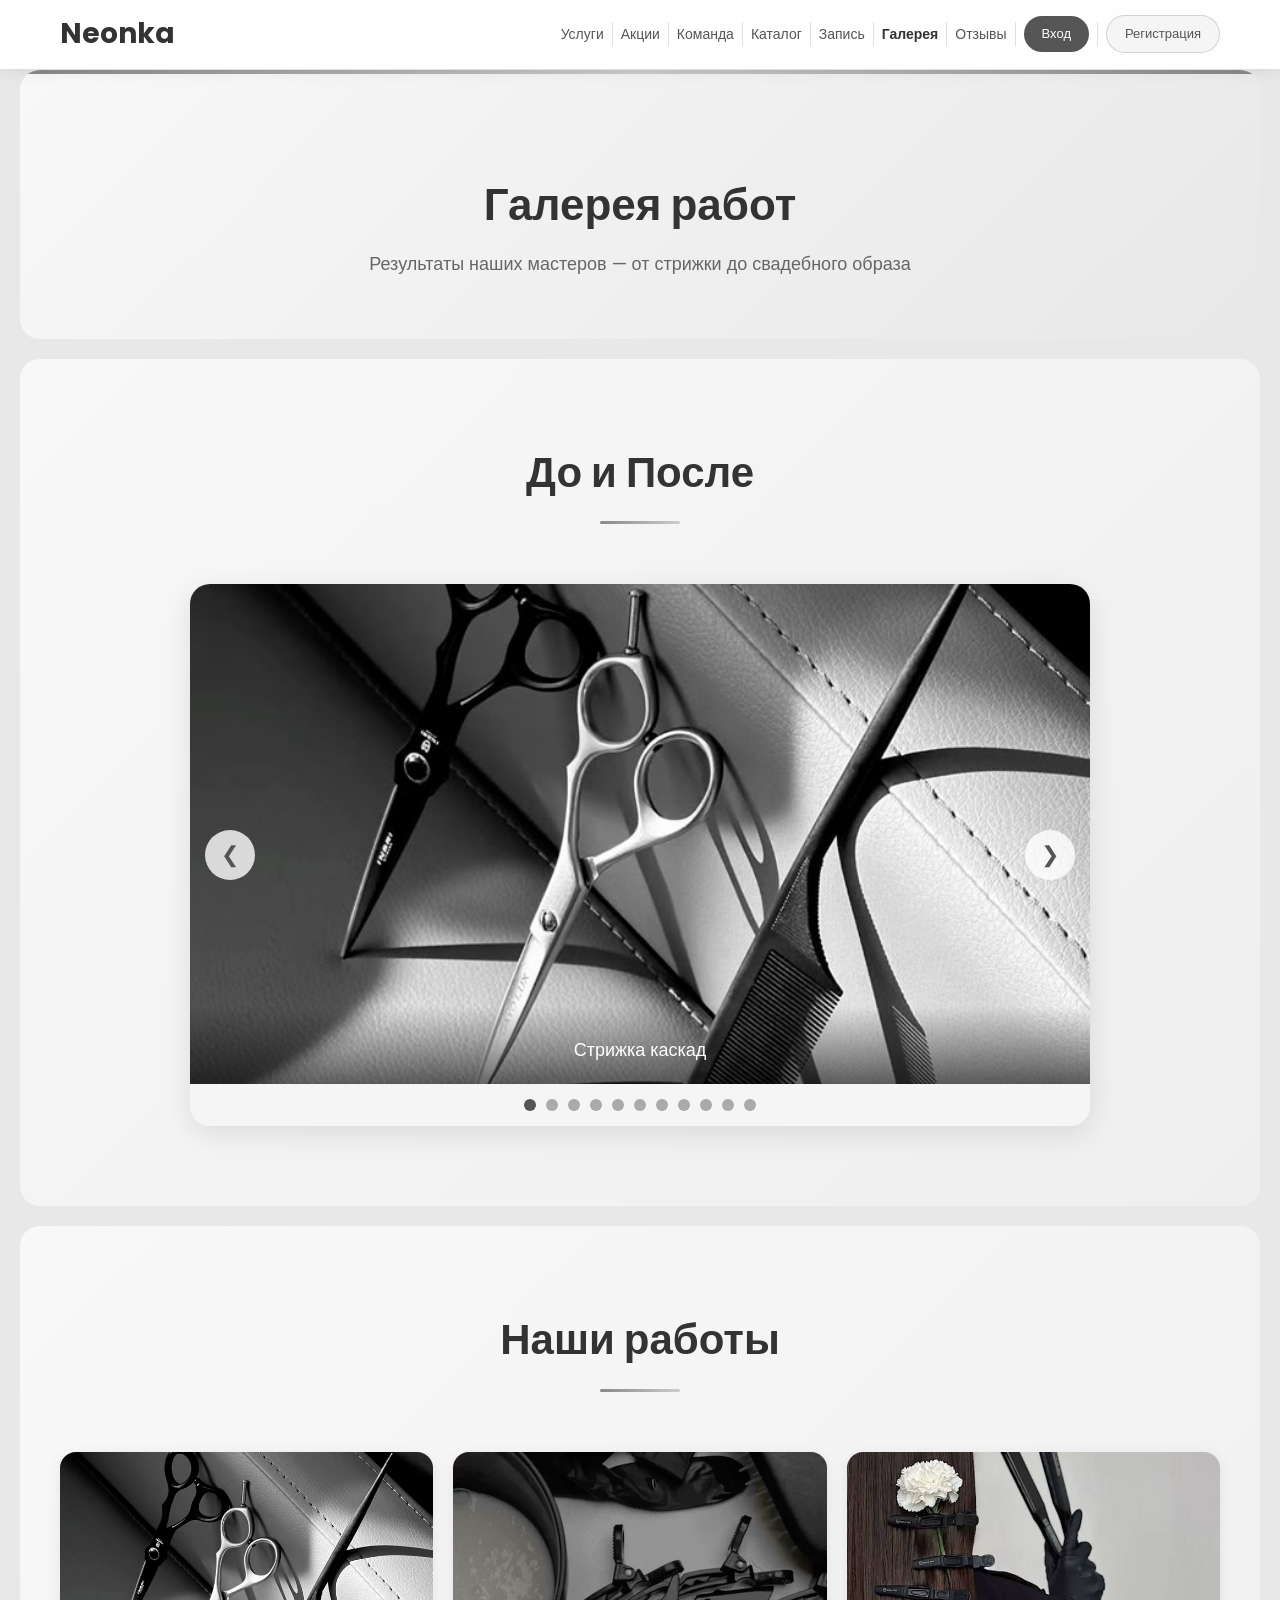
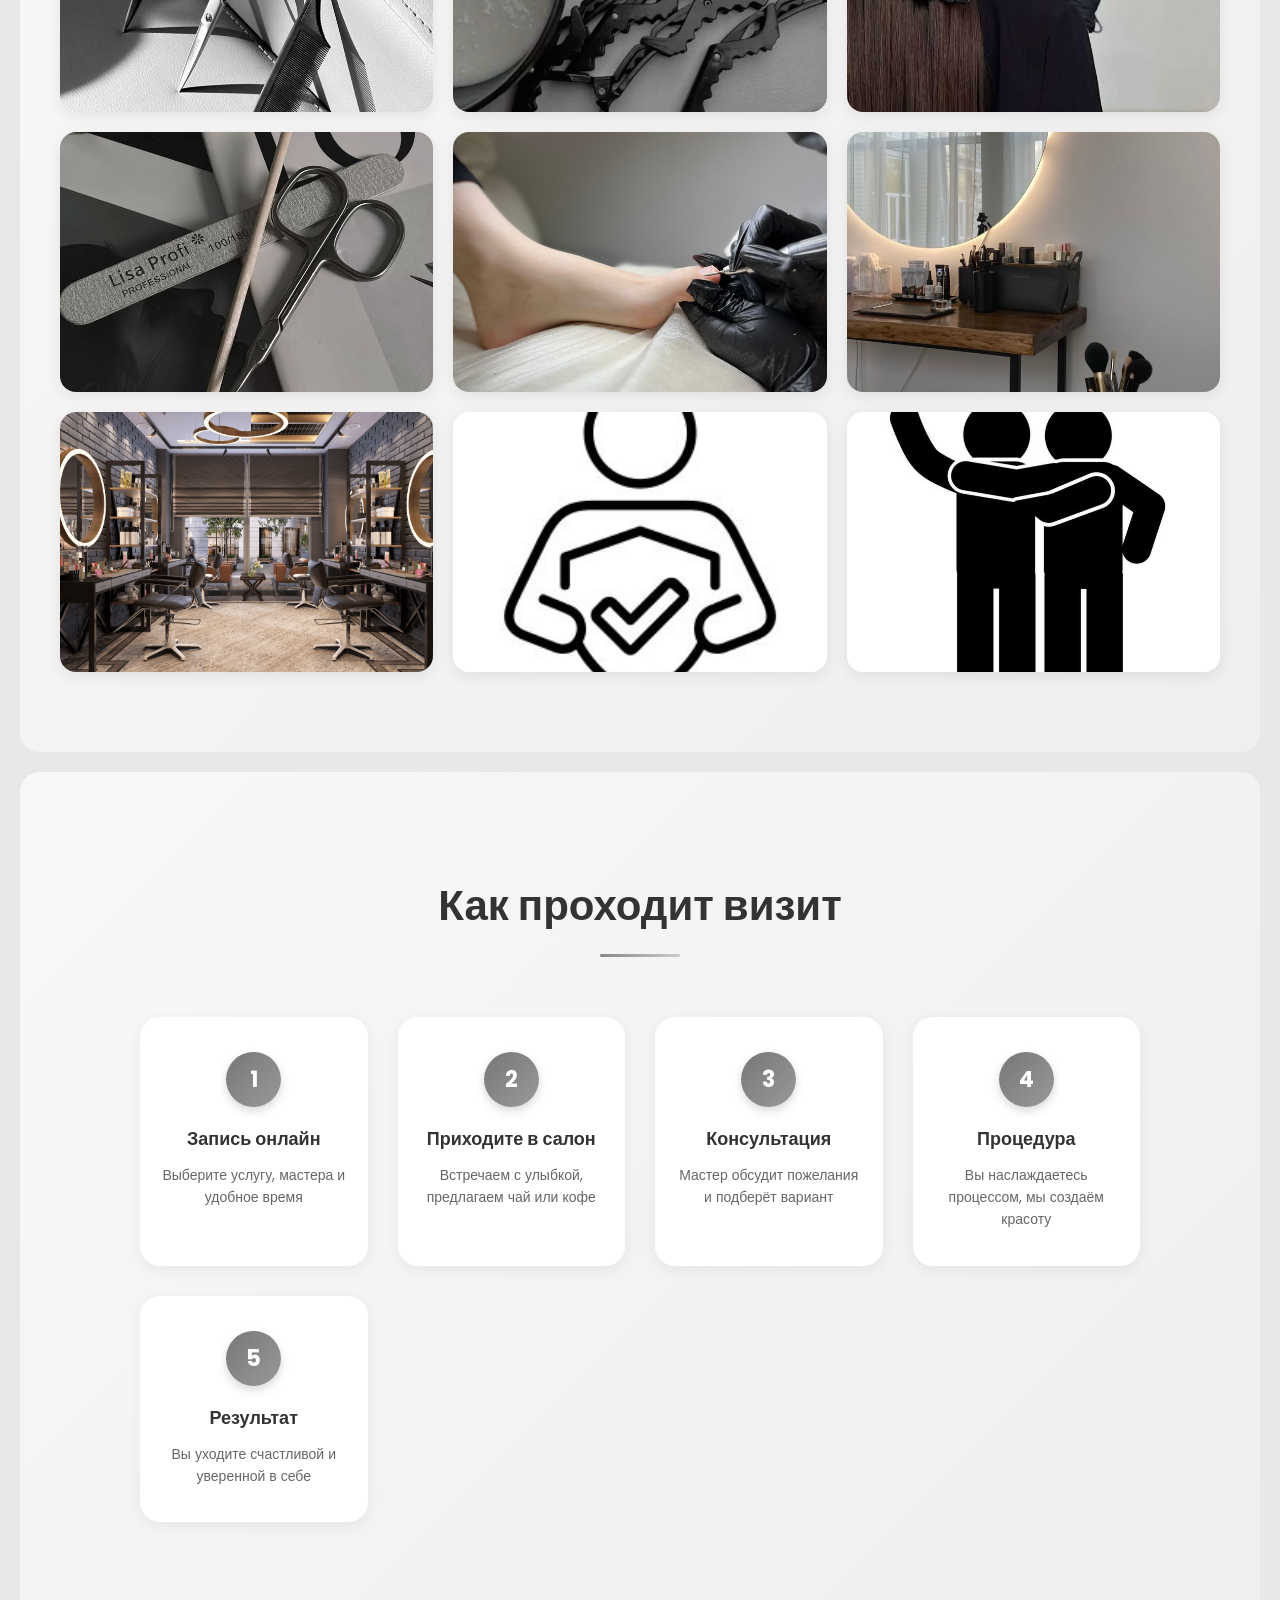
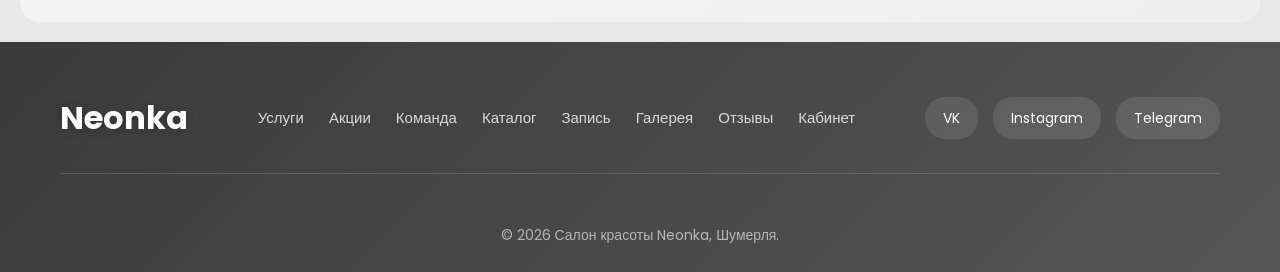
<file: gallery.html>
<!-- gallery.html — страница галереи работ салона Neonka -->
<!DOCTYPE html>
<html lang="ru">
<head>
  <meta charset="UTF-8">
  <!-- Адаптивность для мобильных устройств -->
  <meta name="viewport" content="width=device-width, initial-scale=1.0">
  <meta name="description" content="Галерея работ салона красоты Neonka — фото стрижек, окрашиваний, маникюра и визажа.">
  <title>Галерея — Салон красоты Neonka</title>
  <link rel="icon" href="img/salona.jpg" type="image/jpeg">
  <link rel="stylesheet" href="style.css">
  <link href="https://fonts.googleapis.com/css2?family=Poppins:wght@300;400;500;600;700&display=swap" rel="stylesheet">
</head>
<body>

  <!-- Шапка: логотип + навигация -->
  <header class="header">
    <div class="container">
      <a href="index.html" class="logo">Neonka</a>
      <nav class="nav">
        <a href="index.html#services">Услуги</a>
        <div class="sep"></div>
        <a href="index.html#offers">Акции</a>
        <div class="sep"></div>
        <a href="index.html#team">Команда</a>
        <div class="sep"></div>
        <a href="services.html">Каталог</a>
        <div class="sep"></div>
        <a href="booking.html">Запись</a>
        <div class="sep"></div>
        <a href="gallery.html">Галерея</a>
        <div class="sep"></div>
        <a href="reviews.html">Отзывы</a>
        <div class="sep"></div>
        <button class="btn-auth btn-in" id="btn-open-login">Вход</button>
        <div class="sep"></div>
        <button class="btn-auth btn-up" id="btn-open-register">Регистрация</button>
      </nav>
    </div>
  </header>

  <!-- Заголовок страницы -->
  <section class="pagehead">
    <div class="container">
      <h1>Галерея работ</h1>
      <p>Результаты наших мастеров — от стрижки до свадебного образа</p>
    </div>
  </section>

  <!-- Слайдер «До и После» (логика — slider.js, без jQuery) -->
  <section class="slider-area">
    <div class="container">
      <h2>До и После</h2>
      <div class="slider" id="gallery-slider">
        <!-- Лента слайдов (двигается через transform: translateX) -->
        <div class="track">
          <div class="slide"><img src="img/strishka.jpg" alt="Стрижка"><div class="caption">Стрижка каскад</div></div>
          <div class="slide"><img src="img/okras.jpg" alt="Окрашивание"><div class="caption">Окрашивание балаяж</div></div>
          <div class="slide"><img src="img/ykladka.jpg" alt="Укладка"><div class="caption">Вечерняя укладка</div></div>
          <div class="slide"><img src="img/manukur.jpg" alt="Маникюр"><div class="caption">Дизайн ногтей</div></div>
          <div class="slide"><img src="img/pedukur.jpg" alt="Педикюр"><div class="caption">Полный педикюр</div></div>
          <div class="slide"><img src="img/vizash.jpg" alt="Визаж"><div class="caption">Свадебный образ</div></div>
          <div class="slide"><img src="img/salona.jpg" alt="Интерьер"><div class="caption">Интерьер салона</div></div>
          <div class="slide"><img src="img/rfoffisional.jpg" alt="Мастера"><div class="caption">Наши мастера</div></div>
          <div class="slide"><img src="img/atmosvera.jpg" alt="Атмосфера"><div class="caption">Комфортная атмосфера</div></div>
          <div class="slide"><img src="img/castesrvo.jpg" alt="Материалы"><div class="caption">Премиальные материалы</div></div>
          <div class="slide"><img src="img/predloheniya.jpg" alt="Акции"><div class="caption">Специальные предложения</div></div>
        </div>
        <button class="s-btn s-prev" id="slider-prev">&#10094;</button>
        <button class="s-btn s-next" id="slider-next">&#10095;</button>
        <div class="dots" id="slider-dots"></div>
      </div>
    </div>
  </section>

  <!-- Сетка фотографий (loading="lazy" — отложенная загрузка) -->
  <section class="gallery">
    <div class="container">
      <h2>Наши работы</h2>
      <div class="gal-grid">
        <div class="gal-item"><img src="img/strishka.jpg" alt="Стрижка" loading="lazy"><div class="overlay"><span>Стрижка каскад</span></div></div>
        <div class="gal-item"><img src="img/okras.jpg" alt="Окрашивание" loading="lazy"><div class="overlay"><span>Окрашивание балаяж</span></div></div>
        <div class="gal-item"><img src="img/ykladka.jpg" alt="Укладка" loading="lazy"><div class="overlay"><span>Вечерняя укладка</span></div></div>
        <div class="gal-item"><img src="img/manukur.jpg" alt="Маникюр" loading="lazy"><div class="overlay"><span>Дизайн ногтей</span></div></div>
        <div class="gal-item"><img src="img/pedukur.jpg" alt="Педикюр" loading="lazy"><div class="overlay"><span>Аппаратный педикюр</span></div></div>
        <div class="gal-item"><img src="img/vizash.jpg" alt="Визаж" loading="lazy"><div class="overlay"><span>Свадебный макияж</span></div></div>
        <div class="gal-item"><img src="img/salona.jpg" alt="Интерьер" loading="lazy"><div class="overlay"><span>Интерьер салона</span></div></div>
        <div class="gal-item"><img src="img/rfoffisional.jpg" alt="Мастера" loading="lazy"><div class="overlay"><span>Наши мастера</span></div></div>
        <div class="gal-item"><img src="img/atmosvera.jpg" alt="Атмосфера" loading="lazy"><div class="overlay"><span>Атмосфера уюта</span></div></div>
      </div>
    </div>
  </section>

  <!-- Блок «Как проходит визит» — 5 шагов -->
  <section class="steps">
    <div class="container">
      <h2>Как проходит визит</h2>
      <div class="step-list">
        <div class="step"><div class="step-num">1</div><h3>Запись онлайн</h3><p>Выберите услугу, мастера и удобное время</p></div>
        <div class="step"><div class="step-num">2</div><h3>Приходите в салон</h3><p>Встречаем с улыбкой, предлагаем чай или кофе</p></div>
        <div class="step"><div class="step-num">3</div><h3>Консультация</h3><p>Мастер обсудит пожелания и подберёт вариант</p></div>
        <div class="step"><div class="step-num">4</div><h3>Процедура</h3><p>Вы наслаждаетесь процессом, мы создаём красоту</p></div>
        <div class="step"><div class="step-num">5</div><h3>Результат</h3><p>Вы уходите счастливой и уверенной в себе</p></div>
      </div>
    </div>
  </section>

  <!-- Подвал: навигация, соцсети, копирайт -->
  <footer class="footer">
    <div class="container">
      <div class="footer-wrap">
        <div class="flogo">Neonka</div>
        <div class="flinks">
          <a href="index.html#services">Услуги</a>
          <a href="index.html#offers">Акции</a>
          <a href="index.html#team">Команда</a>
          <a href="services.html">Каталог</a>
          <a href="booking.html">Запись</a>
          <a href="gallery.html">Галерея</a>
          <a href="reviews.html">Отзывы</a>
          <a href="account.html">Кабинет</a>
        </div>
        <div class="fsocial">
          <a href="#">VK</a>
          <a href="#">Instagram</a>
          <a href="#">Telegram</a>
        </div>
      </div>
      <div class="fcopy"><p>&copy; 2026 Салон красоты Neonka, Шумерля.</p></div>
    </div>
  </footer>

  <!-- Модалка входа (novalidate — своя валидация через validation.js) -->
  <div class="modal" id="modal-login">
    <div class="modal-box">
      <button class="modal-x" id="modal-login-close">&times;</button>
      <h2>Вход в аккаунт</h2>
      <form class="form" id="login-form" novalidate method="POST">
        <div class="field">
          <label for="login-email">Email</label>
          <input type="email" id="login-email" name="email" placeholder="example@mail.ru" required>
          <span class="err" id="login-email-error"></span>
        </div>
        <div class="field">
          <label for="login-password">Пароль</label>
          <input type="password" id="login-password" name="password" placeholder="Введите пароль" required>
          <span class="err" id="login-password-error"></span>
        </div>
        <button type="submit" class="btn btn-dark btn-full">Войти</button>
        <div class="result" id="login-result"></div>
        <p class="modal-link">Нет аккаунта? <a href="#" id="switch-to-register">Зарегистрируйтесь</a></p>
      </form>
    </div>
  </div>

  <!-- Модалка регистрации (text, tel, email, password, checkbox) -->
  <div class="modal modal-reg" id="modal-register">
    <div class="modal-box">
      <button class="modal-x" id="modal-register-close">&times;</button>
      <h2>Регистрация</h2>
      <form class="form" id="register-form" novalidate method="POST">
        <div class="field">
          <label for="reg-name">Имя *</label>
          <input type="text" id="reg-name" name="name" placeholder="Ваше имя" required>
          <span class="err" id="reg-name-error"></span>
        </div>
        <div class="field">
          <label for="reg-phone">Телефон *</label>
          <input type="tel" id="reg-phone" name="phone" placeholder="+7 (999) 123-45-67" required>
          <span class="err" id="reg-phone-error"></span>
        </div>
        <div class="field">
          <label for="reg-email">Email *</label>
          <input type="email" id="reg-email" name="email" placeholder="example@mail.ru" required>
          <span class="err" id="reg-email-error"></span>
        </div>
        <div class="field">
          <label for="reg-password">Пароль *</label>
          <input type="password" id="reg-password" name="password" placeholder="Минимум 8 символов" required>
          <span class="err" id="reg-password-error"></span>
        </div>
        <div class="field">
          <label for="reg-password2">Подтвердите пароль *</label>
          <input type="password" id="reg-password2" name="password2" placeholder="Повторите пароль" required>
          <span class="err" id="reg-password-confirm-error"></span>
        </div>
        <div class="field">
          <label class="check"><input type="checkbox" id="reg-agree" name="agree" required> Согласен(а) на обработку данных</label>
          <span class="err" id="reg-agree-error"></span>
        </div>
        <button type="submit" class="btn btn-dark btn-full">Зарегистрироваться</button>
        <div class="result" id="register-result"></div>
        <p class="modal-link">Уже есть аккаунт? <a href="#" id="switch-to-login">Войдите</a></p>
      </form>
    </div>
  </div>

  <!-- Подключение скриптов -->
  <script src="js/slider.js"></script>
  <script src="js/modal.js"></script>
  <script src="js/validation.js"></script>
  <script src="js/main.js"></script>
</body>
</html>
</file>
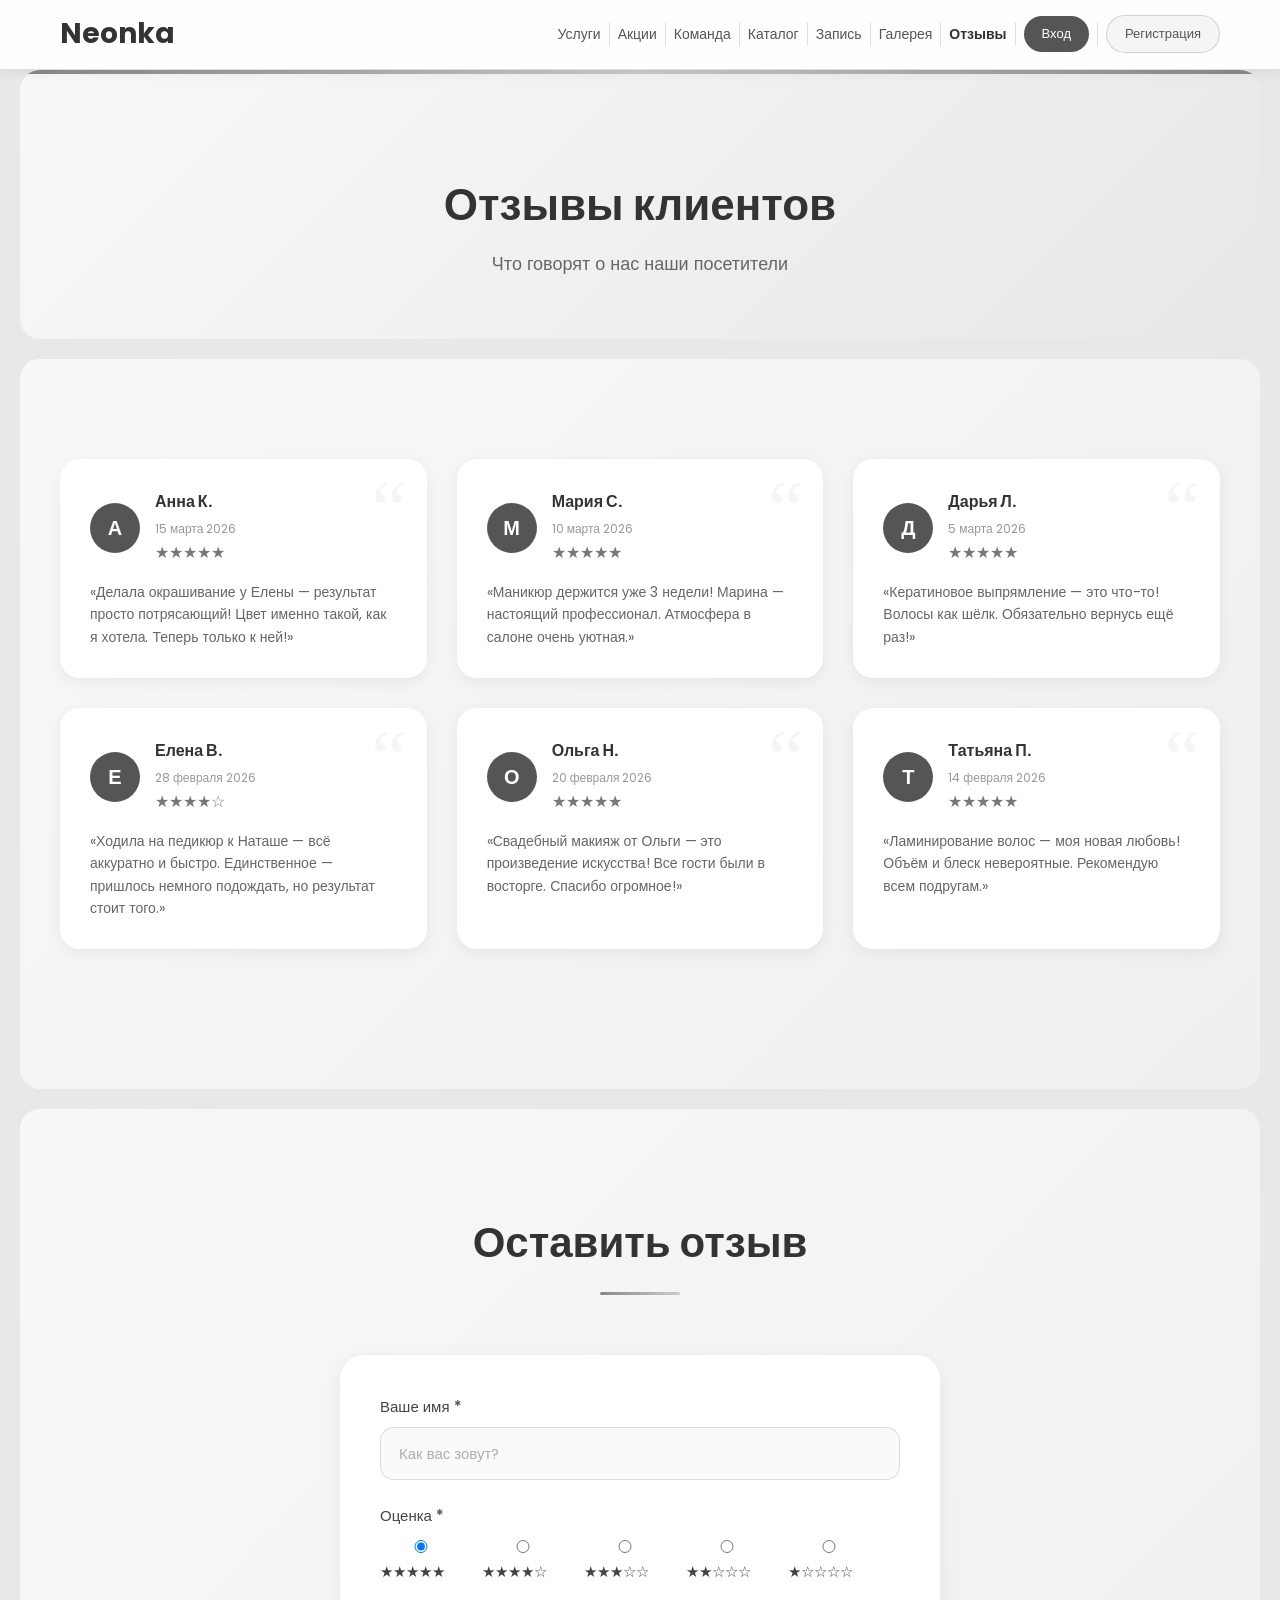
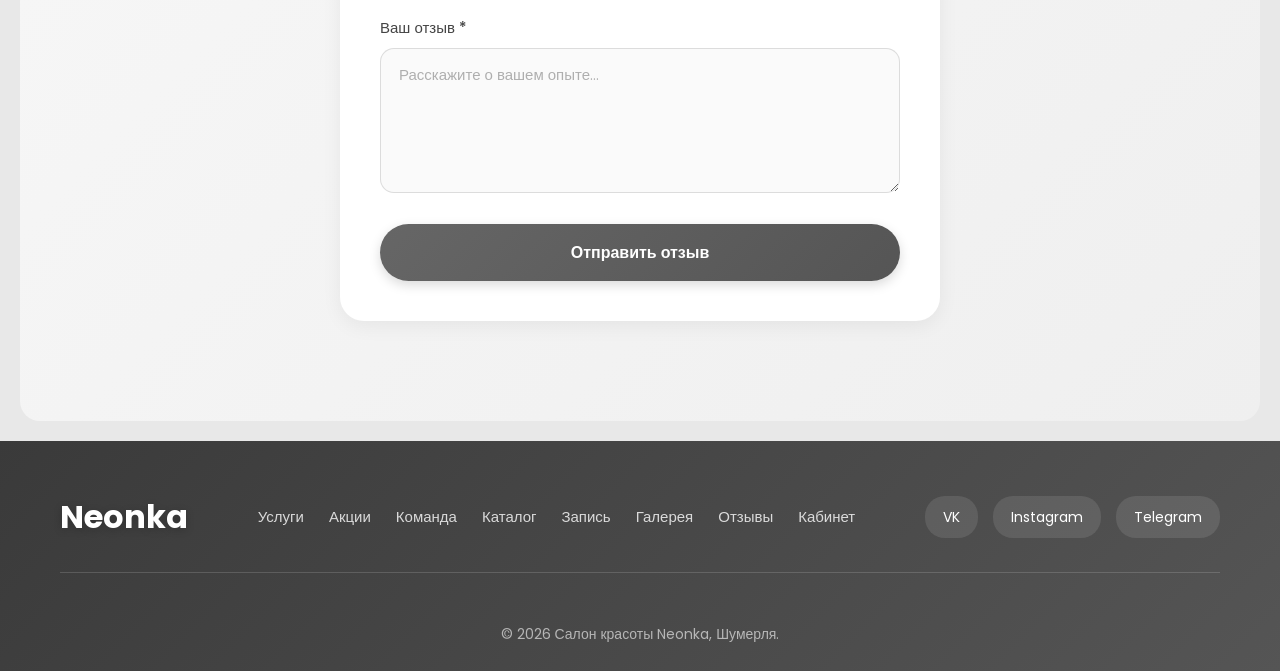
<file: reviews.html>
<!DOCTYPE html>
<html lang="ru">
<head>
  <meta charset="UTF-8">
  <meta name="viewport" content="width=device-width, initial-scale=1.0">
  <meta name="description" content="Отзывы клиентов салона красоты Neonka в Шумерле — реальные мнения о наших услугах.">
  <title>Отзывы — Салон красоты Neonka</title>
  <link rel="icon" href="img/salona.jpg" type="image/jpeg">
  <link rel="stylesheet" href="style.css">
  <link href="https://fonts.googleapis.com/css2?family=Poppins:wght@300;400;500;600;700&display=swap" rel="stylesheet">
</head>
<body>

  <!-- Шапка -->
  <header class="header">
    <div class="container">
      <a href="index.html" class="logo">Neonka</a>
      <nav class="nav">
        <a href="index.html#services">Услуги</a><div class="sep"></div>
        <a href="index.html#offers">Акции</a><div class="sep"></div>
        <a href="index.html#team">Команда</a><div class="sep"></div>
        <a href="services.html">Каталог</a><div class="sep"></div>
        <a href="booking.html">Запись</a><div class="sep"></div>
        <a href="gallery.html">Галерея</a><div class="sep"></div>
        <a href="reviews.html">Отзывы</a><div class="sep"></div>
        <button class="btn-auth btn-in" id="btn-open-login">Вход</button><div class="sep"></div>
        <button class="btn-auth btn-up" id="btn-open-register">Регистрация</button>
      </nav>
    </div>
  </header>

  <!-- Заголовок -->
  <section class="pagehead">
    <div class="container">
      <h1>Отзывы клиентов</h1>
      <p>Что говорят о нас наши посетители</p>
    </div>
  </section>

  <!-- Сетка отзывов -->
  <section class="reviews">
    <div class="container">
      <div class="rev-grid">
        <div class="rev-card">
          <div class="rev-head">
            <div class="rev-avatar">А</div>
            <div class="rev-name"><strong>Анна К.</strong><span class="rev-date">15 марта 2026</span><div class="rev-stars">★★★★★</div></div>
          </div>
          <p>«Делала окрашивание у Елены — результат просто потрясающий! Цвет именно такой, как я хотела. Теперь только к ней!»</p>
        </div>
        <div class="rev-card">
          <div class="rev-head">
            <div class="rev-avatar">М</div>
            <div class="rev-name"><strong>Мария С.</strong><span class="rev-date">10 марта 2026</span><div class="rev-stars">★★★★★</div></div>
          </div>
          <p>«Маникюр держится уже 3 недели! Марина — настоящий профессионал. Атмосфера в салоне очень уютная.»</p>
        </div>
        <div class="rev-card">
          <div class="rev-head">
            <div class="rev-avatar">Д</div>
            <div class="rev-name"><strong>Дарья Л.</strong><span class="rev-date">5 марта 2026</span><div class="rev-stars">★★★★★</div></div>
          </div>
          <p>«Кератиновое выпрямление — это что-то! Волосы как шёлк. Обязательно вернусь ещё раз!»</p>
        </div>
        <div class="rev-card">
          <div class="rev-head">
            <div class="rev-avatar">Е</div>
            <div class="rev-name"><strong>Елена В.</strong><span class="rev-date">28 февраля 2026</span><div class="rev-stars">★★★★☆</div></div>
          </div>
          <p>«Ходила на педикюр к Наташе — всё аккуратно и быстро. Единственное — пришлось немного подождать, но результат стоит того.»</p>
        </div>
        <div class="rev-card">
          <div class="rev-head">
            <div class="rev-avatar">О</div>
            <div class="rev-name"><strong>Ольга Н.</strong><span class="rev-date">20 февраля 2026</span><div class="rev-stars">★★★★★</div></div>
          </div>
          <p>«Свадебный макияж от Ольги — это произведение искусства! Все гости были в восторге. Спасибо огромное!»</p>
        </div>
        <div class="rev-card">
          <div class="rev-head">
            <div class="rev-avatar">Т</div>
            <div class="rev-name"><strong>Татьяна П.</strong><span class="rev-date">14 февраля 2026</span><div class="rev-stars">★★★★★</div></div>
          </div>
          <p>«Ламинирование волос — моя новая любовь! Объём и блеск невероятные. Рекомендую всем подругам.»</p>
        </div>
      </div>
    </div>
  </section>

  <!-- Форма отзыва (text, radio, textarea) -->
  <section class="reviews">
    <div class="container">
      <h2>Оставить отзыв</h2>
      <div class="rev-form">
        <form id="review-form" novalidate method="POST">
          <div class="field">
            <label for="review-name">Ваше имя *</label>
            <input type="text" id="review-name" name="name" placeholder="Как вас зовут?" required>
            <span class="err" id="review-name-error"></span>
          </div>
          <div class="field">
            <label>Оценка *</label>
            <div class="radios">
              <label class="radio"><input type="radio" name="rating" value="5" checked> ★★★★★</label>
              <label class="radio"><input type="radio" name="rating" value="4"> ★★★★☆</label>
              <label class="radio"><input type="radio" name="rating" value="3"> ★★★☆☆</label>
              <label class="radio"><input type="radio" name="rating" value="2"> ★★☆☆☆</label>
              <label class="radio"><input type="radio" name="rating" value="1"> ★☆☆☆☆</label>
            </div>
          </div>
          <div class="field">
            <label for="review-text">Ваш отзыв *</label>
            <textarea id="review-text" name="text" rows="5" placeholder="Расскажите о вашем опыте..." required></textarea>
            <span class="err" id="review-text-error"></span>
          </div>
          <button type="submit" class="btn btn-dark btn-full">Отправить отзыв</button>
          <div class="result" id="review-result"></div>
        </form>
      </div>
    </div>
  </section>

  <!-- Модалки входа и регистрации -->
  <div class="modal" id="modal-login">
    <div class="modal-box">
      <button class="modal-x" id="modal-login-close">&times;</button>
      <h2>Вход в аккаунт</h2>
      <form class="form" id="login-form" novalidate method="POST">
        <div class="field">
          <label for="login-email">Email</label>
          <input type="email" id="login-email" name="email" placeholder="example@mail.ru" required>
          <span class="err" id="login-email-error"></span>
        </div>
        <div class="field">
          <label for="login-password">Пароль</label>
          <input type="password" id="login-password" name="password" placeholder="Введите пароль" required>
          <span class="err" id="login-password-error"></span>
        </div>
        <button type="submit" class="btn btn-dark btn-full">Войти</button>
        <div class="result" id="login-result"></div>
        <p class="modal-link">Нет аккаунта? <a href="#" id="switch-to-register">Зарегистрируйтесь</a></p>
      </form>
    </div>
  </div>

  <div class="modal modal-reg" id="modal-register">
    <div class="modal-box">
      <button class="modal-x" id="modal-register-close">&times;</button>
      <h2>Регистрация</h2>
      <form class="form" id="register-form" novalidate method="POST">
        <div class="field">
          <label for="reg-name">Имя *</label>
          <input type="text" id="reg-name" name="name" placeholder="Ваше имя" required>
          <span class="err" id="reg-name-error"></span>
        </div>
        <div class="field">
          <label for="reg-phone">Телефон *</label>
          <input type="tel" id="reg-phone" name="phone" placeholder="+7 (999) 123-45-67" required>
          <span class="err" id="reg-phone-error"></span>
        </div>
        <div class="field">
          <label for="reg-email">Email *</label>
          <input type="email" id="reg-email" name="email" placeholder="example@mail.ru" required>
          <span class="err" id="reg-email-error"></span>
        </div>
        <div class="field">
          <label for="reg-password">Пароль *</label>
          <input type="password" id="reg-password" name="password" placeholder="Минимум 8 символов" required>
          <span class="err" id="reg-password-error"></span>
        </div>
        <div class="field">
          <label for="reg-password2">Подтвердите пароль *</label>
          <input type="password" id="reg-password2" name="password2" placeholder="Повторите пароль" required>
          <span class="err" id="reg-password-confirm-error"></span>
        </div>
        <div class="field">
          <label class="check"><input type="checkbox" id="reg-agree" name="agree" required> Согласен(а) на обработку данных</label>
          <span class="err" id="reg-agree-error"></span>
        </div>
        <button type="submit" class="btn btn-dark btn-full">Зарегистрироваться</button>
        <div class="result" id="register-result"></div>
        <p class="modal-link">Уже есть аккаунт? <a href="#" id="switch-to-login">Войдите</a></p>
      </form>
    </div>
  </div>

  <!-- Подвал -->
  <footer class="footer">
    <div class="container">
      <div class="footer-wrap">
        <div class="flogo">Neonka</div>
        <div class="flinks">
          <a href="index.html#services">Услуги</a><a href="index.html#offers">Акции</a><a href="index.html#team">Команда</a>
          <a href="services.html">Каталог</a><a href="booking.html">Запись</a><a href="gallery.html">Галерея</a>
          <a href="reviews.html">Отзывы</a><a href="account.html">Кабинет</a>
        </div>
        <div class="fsocial">
          <a href="#">VK</a><a href="#">Instagram</a><a href="#">Telegram</a>
        </div>
      </div>
      <div class="fcopy"><p>&copy; 2026 Салон красоты Neonka, Шумерля.</p></div>
    </div>
  </footer>

  <script src="js/modal.js"></script>
  <script src="js/validation.js"></script>
  <script src="js/main.js"></script>
</body>
</html>
</file>
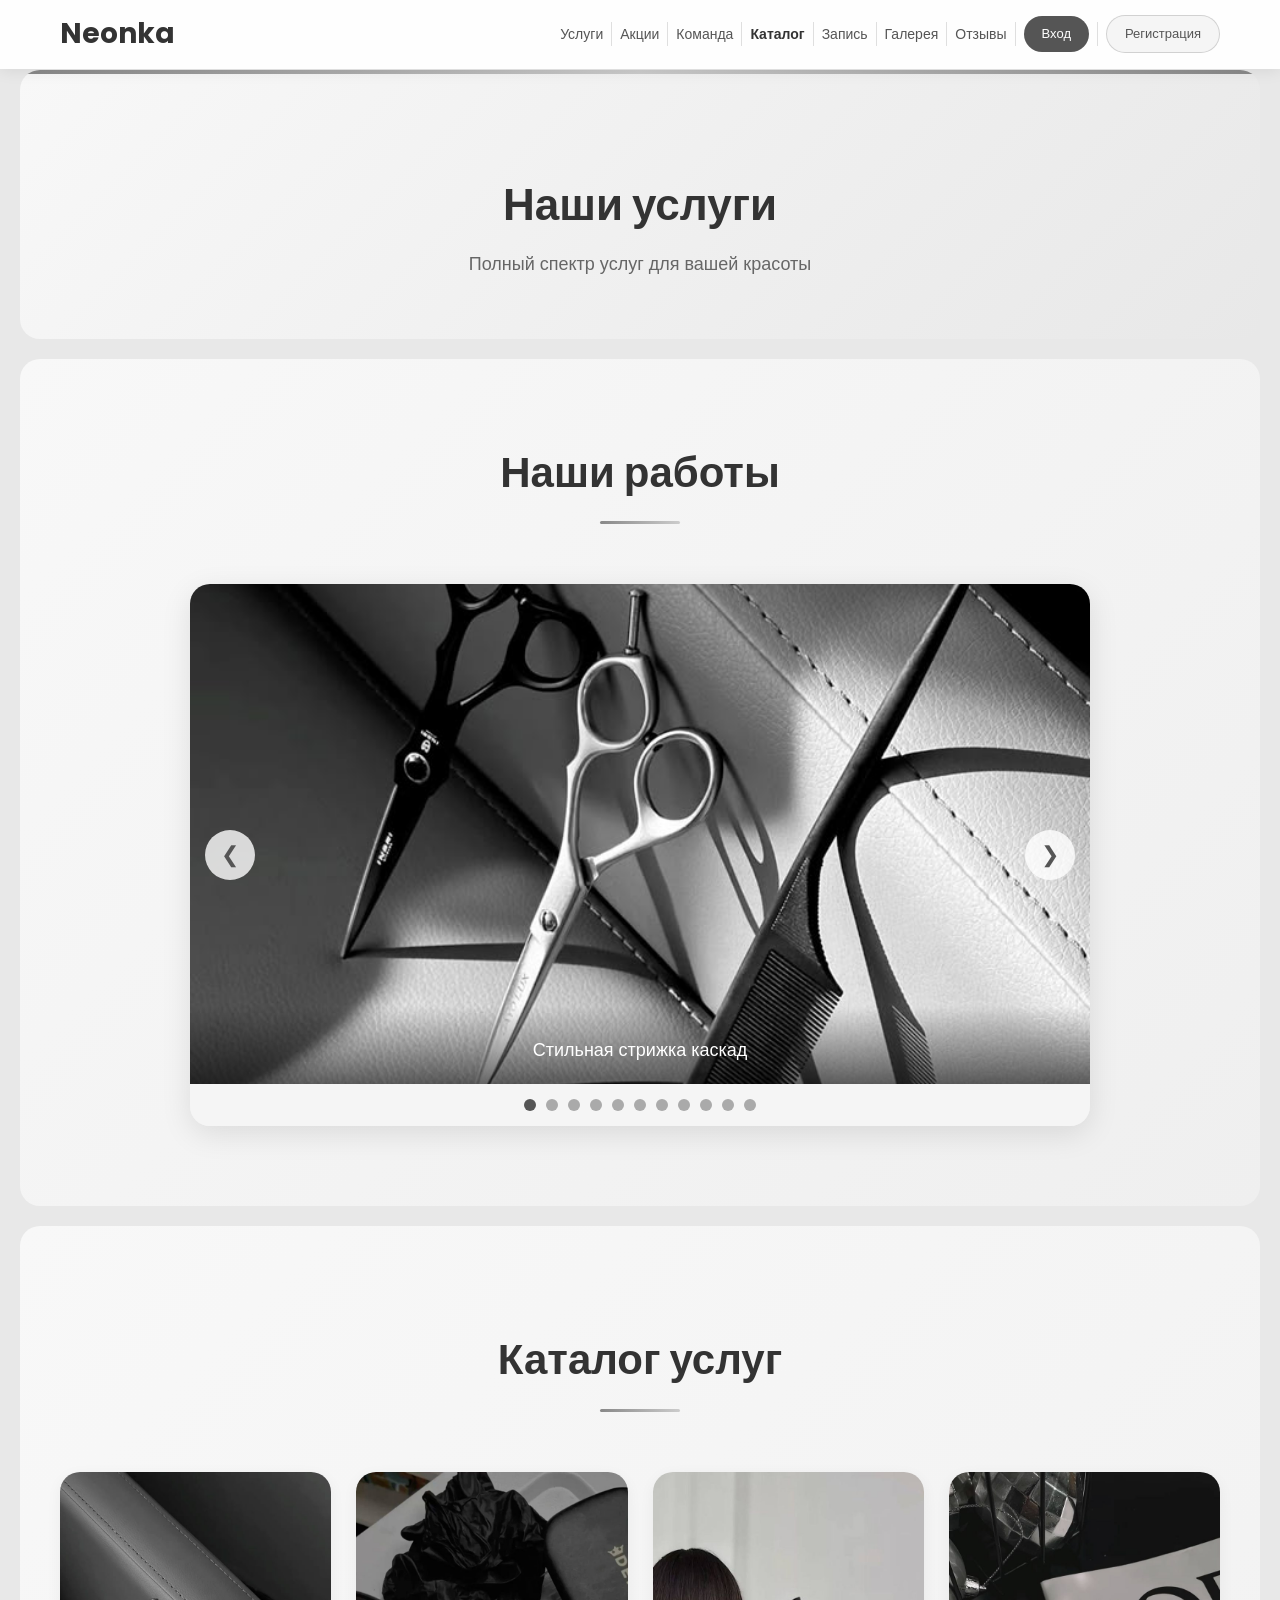
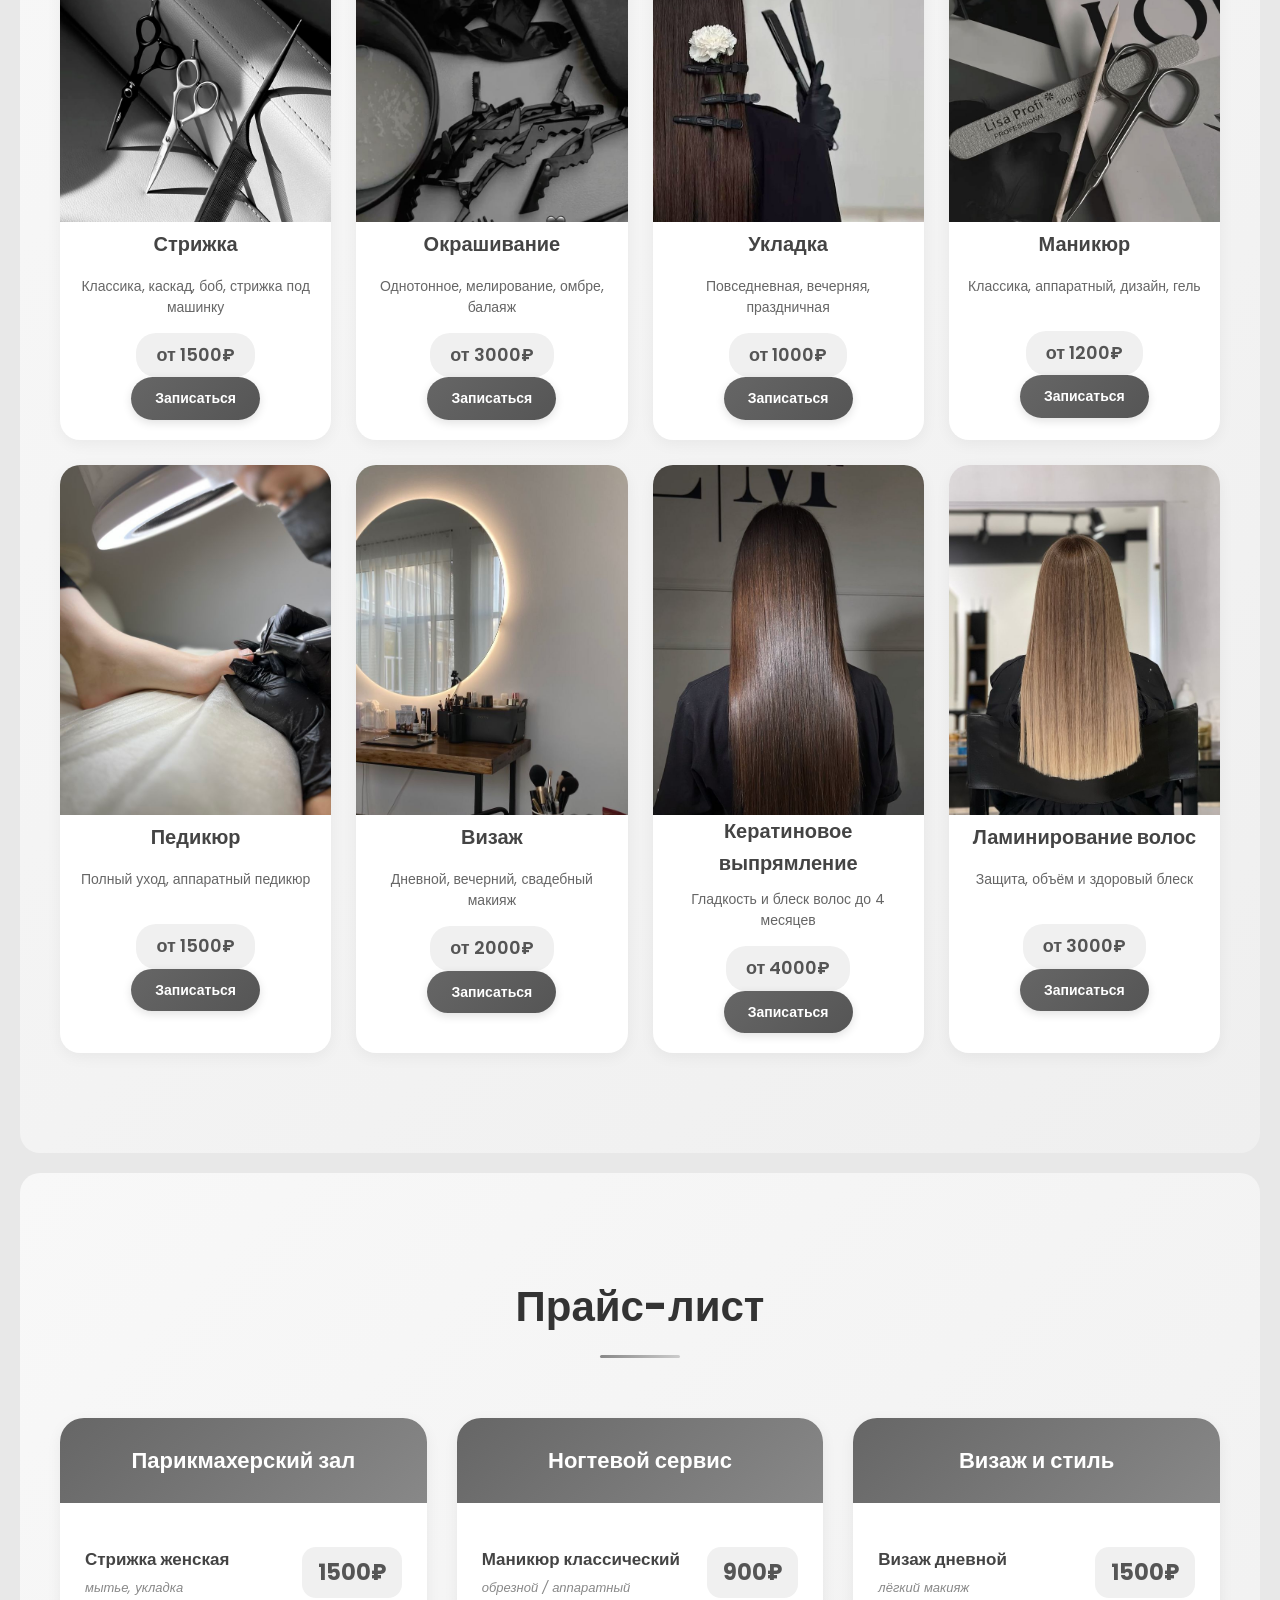
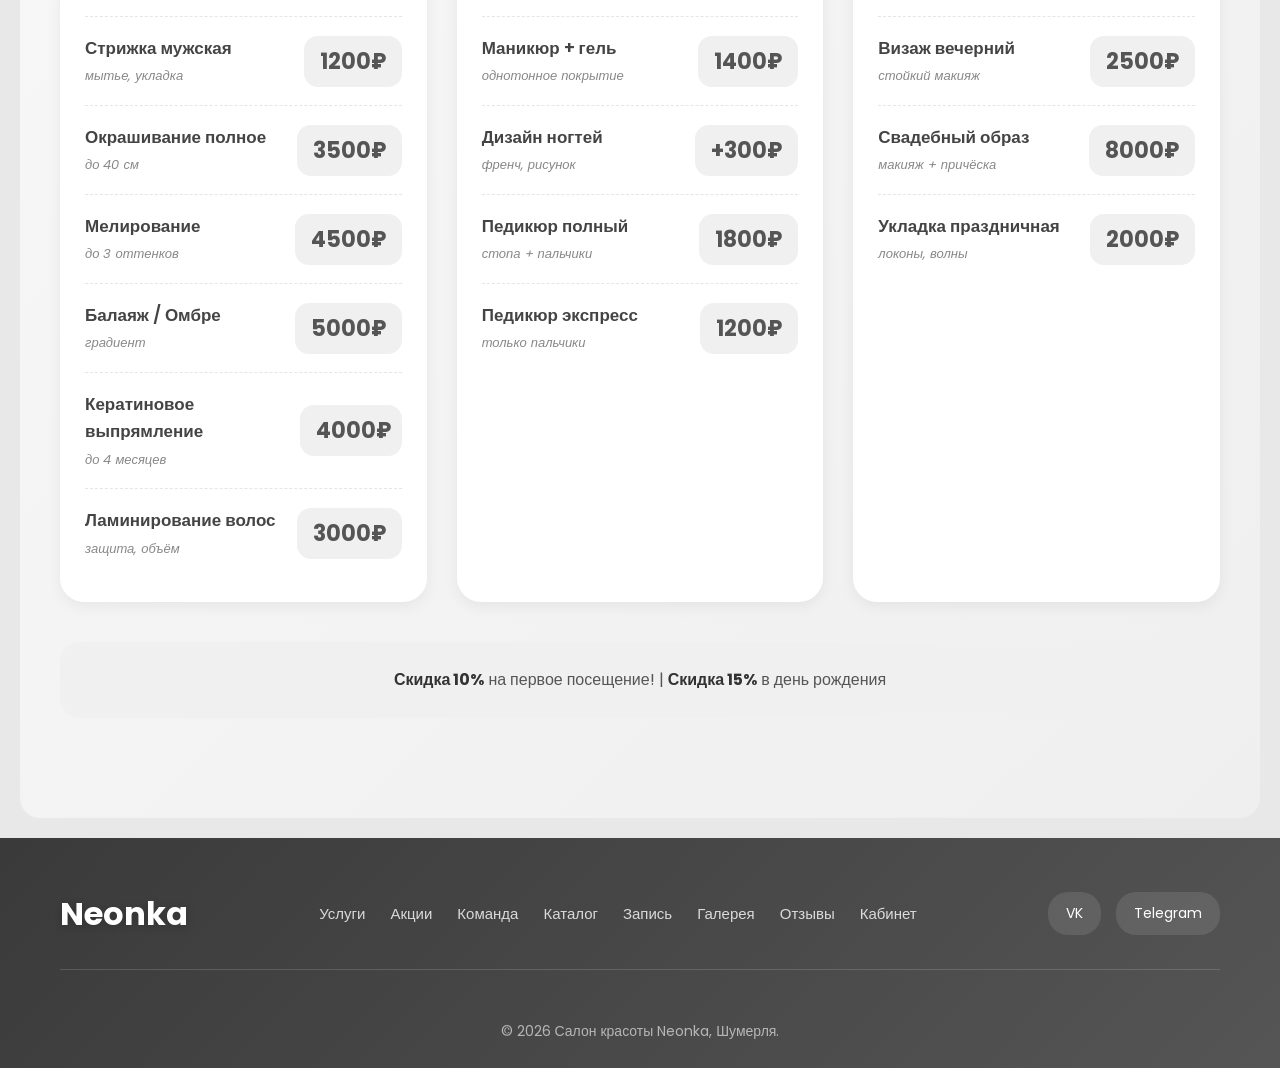
<file: services.html>
<!-- services.html — каталог услуг: слайдер, карточки услуг, прайс-лист -->
<!DOCTYPE html>
<html lang="ru">
<head>
  <meta charset="UTF-8">
  <meta name="viewport" content="width=device-width, initial-scale=1.0">
  <meta name="description" content="Полный каталог услуг салона Neonka — стрижки, окрашивание, маникюр, педикюр, кератиновое выпрямление.">
  <title>Услуги — Салон красоты Neonka</title>
  <link rel="icon" href="img/salona.jpg" type="image/jpeg">
  <link rel="stylesheet" href="style.css">
  <link href="https://fonts.googleapis.com/css2?family=Poppins:wght@300;400;500;600;700&display=swap" rel="stylesheet">
</head>
<body>

  <!-- Шапка -->
  <header class="header">
    <div class="container">
      <a href="index.html" class="logo">Neonka</a>
      <nav class="nav">
        <a href="index.html#services">Услуги</a><div class="sep"></div>
        <a href="index.html#offers">Акции</a><div class="sep"></div>
        <a href="index.html#team">Команда</a><div class="sep"></div>
        <a href="services.html">Каталог</a><div class="sep"></div>
        <a href="booking.html">Запись</a><div class="sep"></div>
        <a href="gallery.html">Галерея</a><div class="sep"></div>
        <a href="reviews.html">Отзывы</a><div class="sep"></div>
        <button class="btn-auth btn-in" id="btn-open-login">Вход</button><div class="sep"></div>
        <button class="btn-auth btn-up" id="btn-open-register">Регистрация</button>
      </nav>
    </div>
  </header>

  <!-- Заголовок -->
  <section class="pagehead">
    <div class="container">
      <h1>Наши услуги</h1>
      <p>Полный спектр услуг для вашей красоты</p>
    </div>
  </section>

  <!-- Слайдер «Наши работы» (id="work-slider") -->
  <section class="slider-area">
    <div class="container">
      <h2>Наши работы</h2>
      <div class="slider" id="work-slider">
        <div class="track">
          <div class="slide"><img src="img/strishka.jpg" alt="Стрижка"><div class="caption">Стильная стрижка каскад</div></div>
          <div class="slide"><img src="img/okras.jpg" alt="Окрашивание"><div class="caption">Окрашивание балаяж</div></div>
          <div class="slide"><img src="img/ykladka.jpg" alt="Укладка"><div class="caption">Вечерняя укладка</div></div>
          <div class="slide"><img src="img/manukur.jpg" alt="Маникюр"><div class="caption">Дизайн ногтей</div></div>
          <div class="slide"><img src="img/pedukur.jpg" alt="Педикюр"><div class="caption">Аппаратный педикюр</div></div>
          <div class="slide"><img src="img/vizash.jpg" alt="Визаж"><div class="caption">Свадебный макияж</div></div>
          <div class="slide"><img src="img/salona.jpg" alt="Интерьер"><div class="caption">Уютный интерьер салона</div></div>
          <div class="slide"><img src="img/rfoffisional.jpg" alt="Мастера"><div class="caption">Профессиональные мастера</div></div>
          <div class="slide"><img src="img/atmosvera.jpg" alt="Атмосфера"><div class="caption">Комфортная атмосфера</div></div>
          <div class="slide"><img src="img/castesrvo.jpg" alt="Материалы"><div class="caption">Премиальные материалы</div></div>
          <div class="slide"><img src="img/predloheniya.jpg" alt="Скидки"><div class="caption">Специальные предложения</div></div>
        </div>
        <button class="s-btn s-prev" id="slider-prev">&#10094;</button>
        <button class="s-btn s-next" id="slider-next">&#10095;</button>
        <div class="dots" id="slider-dots"></div>
      </div>
    </div>
  </section>

  <!-- Карточки услуг -->
  <section class="services">
    <div class="container">
      <h2>Каталог услуг</h2>
      <div class="svc-grid">
        <div class="svc-card">
          <div class="svc-img"><img src="img/strishka.jpg" alt="Стрижка" loading="lazy"></div>
          <h3>Стрижка</h3><p>Классика, каскад, боб, стрижка под машинку</p>
          <div class="svc-price">от 1500₽</div>
          <a href="booking.html" class="btn btn-sm btn-dark">Записаться</a>
        </div>
        <div class="svc-card">
          <div class="svc-img"><img src="img/okras.jpg" alt="Окрашивание" loading="lazy"></div>
          <h3>Окрашивание</h3><p>Однотонное, мелирование, омбре, балаяж</p>
          <div class="svc-price">от 3000₽</div>
          <a href="booking.html" class="btn btn-sm btn-dark">Записаться</a>
        </div>
        <div class="svc-card">
          <div class="svc-img"><img src="img/ykladka.jpg" alt="Укладка" loading="lazy"></div>
          <h3>Укладка</h3><p>Повседневная, вечерняя, праздничная</p>
          <div class="svc-price">от 1000₽</div>
          <a href="booking.html" class="btn btn-sm btn-dark">Записаться</a>
        </div>
        <div class="svc-card">
          <div class="svc-img"><img src="img/manukur.jpg" alt="Маникюр" loading="lazy"></div>
          <h3>Маникюр</h3><p>Классика, аппаратный, дизайн, гель</p>
          <div class="svc-price">от 1200₽</div>
          <a href="booking.html" class="btn btn-sm btn-dark">Записаться</a>
        </div>
        <div class="svc-card">
          <div class="svc-img"><img src="img/pedukur.jpg" alt="Педикюр" loading="lazy"></div>
          <h3>Педикюр</h3><p>Полный уход, аппаратный педикюр</p>
          <div class="svc-price">от 1500₽</div>
          <a href="booking.html" class="btn btn-sm btn-dark">Записаться</a>
        </div>
        <div class="svc-card">
          <div class="svc-img"><img src="img/vizash.jpg" alt="Визаж" loading="lazy"></div>
          <h3>Визаж</h3><p>Дневной, вечерний, свадебный макияж</p>
          <div class="svc-price">от 2000₽</div>
          <a href="booking.html" class="btn btn-sm btn-dark">Записаться</a>
        </div>
        <div class="svc-card">
          <div class="svc-img"><img src="img/keratin.jpg" alt="Кератин" loading="lazy"></div>
          <h3>Кератиновое выпрямление</h3><p>Гладкость и блеск волос до 4 месяцев</p>
          <div class="svc-price">от 4000₽</div>
          <a href="booking.html" class="btn btn-sm btn-dark">Записаться</a>
        </div>
        <div class="svc-card">
          <div class="svc-img"><img src="img/laminirovanie.jpg" alt="Ламинирование" loading="lazy"></div>
          <h3>Ламинирование волос</h3><p>Защита, объём и здоровый блеск</p>
          <div class="svc-price">от 3000₽</div>
          <a href="booking.html" class="btn btn-sm btn-dark">Записаться</a>
        </div>
      </div>
    </div>
  </section>

  <!-- Прайс-лист (3 колонки) -->
  <section class="prices">
    <div class="container">
      <h2>Прайс-лист</h2>
      <div class="price-cols">
        <div class="price-col">
          <div class="col-head"><h3>Парикмахерский зал</h3></div>
          <div class="price-list">
            <div class="price-row"><div class="price-info"><span class="price-name">Стрижка женская</span><span class="price-desc">мытье, укладка</span></div><div class="price-val">1500₽</div></div>
            <div class="price-row"><div class="price-info"><span class="price-name">Стрижка мужская</span><span class="price-desc">мытье, укладка</span></div><div class="price-val">1200₽</div></div>
            <div class="price-row"><div class="price-info"><span class="price-name">Окрашивание полное</span><span class="price-desc">до 40 см</span></div><div class="price-val">3500₽</div></div>
            <div class="price-row"><div class="price-info"><span class="price-name">Мелирование</span><span class="price-desc">до 3 оттенков</span></div><div class="price-val">4500₽</div></div>
            <div class="price-row"><div class="price-info"><span class="price-name">Балаяж / Омбре</span><span class="price-desc">градиент</span></div><div class="price-val">5000₽</div></div>
            <div class="price-row"><div class="price-info"><span class="price-name">Кератиновое выпрямление</span><span class="price-desc">до 4 месяцев</span></div><div class="price-val">4000₽</div></div>
            <div class="price-row"><div class="price-info"><span class="price-name">Ламинирование волос</span><span class="price-desc">защита, объём</span></div><div class="price-val">3000₽</div></div>
          </div>
        </div>
        <div class="price-col">
          <div class="col-head"><h3>Ногтевой сервис</h3></div>
          <div class="price-list">
            <div class="price-row"><div class="price-info"><span class="price-name">Маникюр классический</span><span class="price-desc">обрезной / аппаратный</span></div><div class="price-val">900₽</div></div>
            <div class="price-row"><div class="price-info"><span class="price-name">Маникюр + гель</span><span class="price-desc">однотонное покрытие</span></div><div class="price-val">1400₽</div></div>
            <div class="price-row"><div class="price-info"><span class="price-name">Дизайн ногтей</span><span class="price-desc">френч, рисунок</span></div><div class="price-val">+300₽</div></div>
            <div class="price-row"><div class="price-info"><span class="price-name">Педикюр полный</span><span class="price-desc">стопа + пальчики</span></div><div class="price-val">1800₽</div></div>
            <div class="price-row"><div class="price-info"><span class="price-name">Педикюр экспресс</span><span class="price-desc">только пальчики</span></div><div class="price-val">1200₽</div></div>
          </div>
        </div>
        <div class="price-col">
          <div class="col-head"><h3>Визаж и стиль</h3></div>
          <div class="price-list">
            <div class="price-row"><div class="price-info"><span class="price-name">Визаж дневной</span><span class="price-desc">лёгкий макияж</span></div><div class="price-val">1500₽</div></div>
            <div class="price-row"><div class="price-info"><span class="price-name">Визаж вечерний</span><span class="price-desc">стойкий макияж</span></div><div class="price-val">2500₽</div></div>
            <div class="price-row"><div class="price-info"><span class="price-name">Свадебный образ</span><span class="price-desc">макияж + причёска</span></div><div class="price-val">8000₽</div></div>
            <div class="price-row"><div class="price-info"><span class="price-name">Укладка праздничная</span><span class="price-desc">локоны, волны</span></div><div class="price-val">2000₽</div></div>
          </div>
        </div>
      </div>
      <div class="note">
        <p><strong>Скидка 10%</strong> на первое посещение! | <strong>Скидка 15%</strong> в день рождения</p>
      </div>
    </div>
  </section>

  <!-- Подвал -->
  <footer class="footer">
    <div class="container">
      <div class="footer-wrap">
        <div class="flogo">Neonka</div>
        <div class="flinks">
          <a href="index.html#services">Услуги</a><a href="index.html#offers">Акции</a><a href="index.html#team">Команда</a>
          <a href="services.html">Каталог</a><a href="booking.html">Запись</a><a href="gallery.html">Галерея</a>
          <a href="reviews.html">Отзывы</a><a href="account.html">Кабинет</a>
        </div>
        <div class="fsocial">
          <a href="#">VK</a><a href="#">Telegram</a>
        </div>
      </div>
      <div class="fcopy"><p>&copy; 2026 Салон красоты Neonka, Шумерля.</p></div>
    </div>
  </footer>

  <script src="js/slider.js"></script>
  <script src="js/main.js"></script>
</body>
</html>
</file>
<file: style.css>
/* СБРОС */
* {
  margin: 0;
  padding: 0;
  box-sizing: border-box;
}

html {
  scroll-behavior: smooth;
}

body {
  font-family: "Poppins", sans-serif;
  line-height: 1.6;
  color: #444;
  background: #e8e8e8;
  overflow-x: hidden;
  padding-top: 70px;
}

.container {
  max-width: 1200px;
  margin: 0 auto;
  padding: 0 20px;
}

/* ===== АНИМАЦИИ ===== */

@keyframes fadeInUp {
  from { opacity: 0;
     transform: translateY(40px);
     }


  to {
     opacity: 1;
      transform: translateY(0);
     }
}

@keyframes fadeInLeft {
  from { opacity: 0;
     transform: translateX(-40px);
     }
     
  to { opacity: 1; 
    transform: translateX(0);
   }
}
@keyframes fadeInRight {
  from { opacity: 0; 
    transform: translateX(40px);
   }
  to { opacity: 1;
     transform: translateX(0);
     }
}
@keyframes scaleIn {
  from { opacity: 0; 
    transform: scale(0.9);
   }
  to { opacity: 1;
     transform: scale(1); 
    }
}
@keyframes float {
  0%, 100% {
     transform: translateY(0);
     }
  
     50% {
    transform: translateY(-10px);
   }
}
@keyframes shimmer {
  0% { background-position: -200% center; }
  100% { background-position: 200% center; }
}
@keyframes pulse {
  0%, 100% { transform: scale(1); }
  50% { transform: scale(1.05); }
}
@keyframes rotateIn {
  from { opacity: 0;
     transform: rotate(-10deg) scale(0.9);
     }
  to { opacity: 1;
     transform: rotate(0) scale(1); 
    }
}

/* ===== СКРОЛЛ АНИМАЦИИ ===== */
.fade-in {
   opacity: 0; 
   transform: translateY(40px);
    transition: opacity 0.8s ease, 
    transform 0.8s ease; 
  }
.fade-in-left {
   opacity: 0; 
   transform: translateX(-50px);
    transition: opacity 0.8s ease,
     transform 0.8s ease;
     }
.fade-in-right {
   opacity: 0;
    transform: translateX(50px);
    transition: opacity 0.8s ease,
     transform 0.8s ease;
     }
.scale-in {
  opacity: 0; 
  transform: scale(0.85);
   transition: opacity 0.7s ease,
    transform 0.7s ease; 
  }
.fade-in.visible,
 .fade-in-left.visible, 
 .fade-in-right.visible,
  .scale-in.visible {
  opacity: 1;
   transform: translateY(0) translateX(0) scale(1);
}

.stagger-1 { transition-delay: 0.1s; } 
.stagger-2 { transition-delay: 0.2s; }
.stagger-3 { transition-delay: 0.3s; } 
.stagger-4 { transition-delay: 0.4s; }
.stagger-5 { transition-delay: 0.5s; } 
.stagger-6 { transition-delay: 0.6s; }
.stagger-7 { transition-delay: 0.7s; }
 .stagger-8 { transition-delay: 0.8s; }

/* ===== ВЕРСТКА ===== */
.header {
  background: rgba(255, 255, 255, 0.95);
  backdrop-filter: blur(10px);
  padding: 12px 0;
  position: fixed;
  top: 0;
  width: 100%;
  z-index: 1000;
  box-shadow: 0 2px 15px rgba(0, 0, 0, 0.08);
  transition: box-shadow 0.3s;
}
.header.scrolled {
   padding: 8px 0; 
   box-shadow: 0 4px 30px rgba(0,0,0,0.12);
   }
.header .container {
   display: flex; 
   justify-content: space-between;
    align-items: center; 
  }

.logo {
  font-size: 28px; 
  font-weight: 700; 
  color: #333;
   text-decoration: none;
  transition: transform 0.3s;
}

.logo:hover {
   transform: scale(1.05); 
  }

.nav { 
  display: flex; 
  align-items: center;
   gap: 6px;
   }

.sep {
   width: 1px;
    height: 24px;
     background: rgba(0,0,0,0.12);
      margin: 0 2px;
     }

.nav a {
  color: #555; 
  text-decoration: none;
   font-size: 14px;
    font-weight: 500;
  transition: color 0.3s;
   white-space: nowrap;
    position: relative;
}

.nav a::after {
  content: '';
   position: absolute; 
   bottom: -4px; left: 0; 
   width: 0;
  height: 2px;
   background: #555;
    transition: width 0.3s;
}

.nav a:hover::after { 
  width: 100%;
 }

.nav a:hover {
  color: #333;
 }

/* КНОПКА */
.btn-auth {
  padding: 8px 18px; 
  border-radius: 20px; 
  font-size: 13px; 
  font-weight: 500;
  cursor: pointer;
   border: none; 
   transition: background 0.3s;
    font-family: "Poppins", sans-serif;
}
.btn-in { 
  background: #555; 
  color: #fff;
 }

.btn-in:hover {
   background: #333; 
  }

.btn-up {
   background: #f5f5f5;
    color: #555;
     border: 1px solid rgba(0,0,0,0.15);
     }
.btn-up:hover {
   background: #eee; 
  }

/* ===== HERO ===== */
.hero {
  position: relative; 
  min-height: 100vh;
   display: flex;
    align-items: center;
  justify-content: center;
   background: url('img/salona.jpg') center center / cover no-repeat;
  margin: 0; 
  border-radius: 0;
}

.hero::before {
  content: '';
   position: absolute; 
   top: 0; 
   left: 0; 
   right: 0; 
   bottom: 0;
  background: rgba(0,0,0,0.5); 
  z-index: 1;
}
.hero-overlay {
   position: absolute; 
   top: 0;
    left: 0;
    right: 0;
     bottom: 0; 
     background: none;
      z-index: 1; 
    }
.hero .container {
   position: relative;
    z-index: 2;
  }
.hero-content {
  text-align: center;
   color: #fff; 
   max-width: 800px;
    margin: 0 auto;
  padding: 40px 20px;
   animation: fadeInUp 1s ease;
}
.hero-content h1 {
  font-size: 72px;
   margin-bottom: 20px;
    color: #fff;
  text-shadow: 2px 2px 8px rgba(0,0,0,0.5);
}
.hero-content p {
  font-size: 24px;
   margin-bottom: 40px; 
   color: #f5f5f5;
  text-shadow: 1px 1px 4px rgba(0,0,0,0.5);
   animation: fadeInUp 1s ease 0.3s both;
}
.hero-btns {
  display: flex; 
  gap: 20px;
   justify-content: center;
    margin-bottom: 50px;
  animation: fadeInUp 1s ease 0.5s both;
}
.btn-hero {
  background: #fff;
   color: #333; 
   padding: 16px 35px;
    border-radius: 50px;
  font-size: 16px;
   font-weight: 600;
    text-decoration: none; 
    transition: all 0.3s;
     border: 2px solid #fff;
}
.btn-hero:hover { 
  background: transparent; 
  color: #fff;
 }

.btn-hero-light {
  background: transparent;
   color: #fff;
    padding: 16px 35px;
     border-radius: 50px;
  font-size: 16px; 
  font-weight: 600;
   text-decoration: none;
   transition: all 0.3s;
    border: 2px solid #fff;
}

.btn-hero-light:hover { 
  background: #fff;
   color: #333; 
  }
.hero-stats {
  display: flex;
   gap: 60px;
    justify-content: center;
     color: #fff;
  animation: fadeInUp 1s ease 0.7s both;
}

.stat {
   text-align: center;
   }

.stat span {
  display: block; 
  font-size: 42px;
   font-weight: 700;
    color: #fff;
  margin-bottom: 5px;
   text-shadow: 1px 1px 4px rgba(0,0,0,0.4);
}

.stat { 
  font-size: 16px;
   color: #eee;
    text-shadow: 1px 1px 3px rgba(0,0,0,0.3); 
  }

/* ===== HEADINGS ===== */
h2 {
  text-align: center;
   font-size: 42px; 
   margin-bottom: 60px; 
   color: #333;
  position: relative;
}

h2::after {
  content: '';
   display: block;
    width: 80px; 
    height: 3px;
  background: linear-gradient(90deg, #888, #ccc);
   margin: 15px auto 0; 
   border-radius: 2px;
}

/* =====КНОПКИ ===== */
.btn {
  padding: 16px 35px;
   border: none; 
   border-radius: 50px;
    font-size: 16px;
  font-weight: 600;
   text-decoration: none; 
   display: inline-block;
    cursor: pointer;
  transition: all 0.3s; 
  font-family: "Poppins",
   sans-serif;
    position: relative;
     overflow: hidden;
}

.btn-dark {
  background: linear-gradient(135deg, #666, #555); 
  color: #fff;
  box-shadow: 0 4px 12px rgba(0,0,0,0.15);
}

.btn-dark:hover {
  background: linear-gradient(135deg,
   #444, #333);
    box-shadow: 0 6px 18px rgba(0,0,0,0.2);
  transform: translateY(-2px);
}

.btn-light {
   background: #f5f5f5; 
   color: #555;
    border: 1px solid rgba(0,0,0,0.15);
   }

.btn-light:hover {
   background: #eee;
    transform: translateY(-2px);
   }

.btn-sm {
  padding: 10px 24px;
   font-size: 14px;
    background: linear-gradient(135deg, #666, #555);
  color: #fff; 
  border-radius: 50px; 
  text-decoration: none; 
  display: inline-block;
  transition: all 0.3s;
   box-shadow: 0 3px 10px rgba(0,0,0,0.12);
}

.btn-sm:hover {
  background: linear-gradient(135deg,
   #444, #333);
    box-shadow: 0 5px 15px rgba(0,0,0,0.2);
  transform: translateY(-2px);
}

.btn-full {
   width: 100%; 
   text-align: center; 
  }

.link-center { 
  text-align: center;
   margin-top: 40px; 
  }

/* ===== ДИЗАЙН САЙТА  ===== */

.advantages, .services, .offers, .team, .packages, .reviews,
.slider-area, .gallery, .steps, .prices, .contact, .booking, .account {
  padding: 100px 0;
  background: linear-gradient(135deg, #f8f8f8 0%, #efefef 100%);
  margin: 20px;
   border-radius: 20px; 
   position: relative;
    overflow: hidden;
}

/* ===== ИДЕИ ===== */
.about {
  padding: 80px 0;
  margin: 20px;
  border-radius: 20px;
  background: linear-gradient(135deg, #f8f8f8 0%, #efefef 100%);
}

.about-grid {
  display: grid;
  grid-template-columns: 1fr 1fr;
  gap: 40px;
  align-items: center;
}

.about-text p {
  color: #666;
  font-size: 16px;
  line-height: 1.8;
  margin-bottom: 20px;
}

.about-text strong {
  color: #333;
}

.about-stats {
  display: grid;
  grid-template-columns: 1fr 1fr;
  gap: 15px;
}

.stat-card {
  background: #fff;
  border-radius: 16px;
  padding: 25px;
  text-align: center;
  box-shadow: 0 4px 15px rgba(0,0,0,0.05);
  transition: transform 0.3s, box-shadow 0.3s;
}

.stat-card:hover {
  transform: translateY(-5px);
  box-shadow: 0 8px 25px rgba(0,0,0,0.1);
}

.stat-card .stat-num {
  font-size: 36px;
  font-weight: 700;
  color: #555;
}

.stat-card .stat-label {
  color: #888;
  font-size: 14px;
  margin-top: 5px;
}

/* ===== ПРИЕМУЩЕСТВА===== */

.adv-grid { 
  display: grid; 
  grid-template-columns: repeat(auto-fit, minmax(250px, 1fr)); 
  gap: 30px;
 }

.adv-card {
  text-align: center; 
  padding: 35px 25px;
   border-radius: 20px;
    background: #fff;
  border: none;
   box-shadow: 0 4px 15px rgba(0,0,0,0.05);
    transition: transform 0.3s, box-shadow 0.3s;
  position: relative; 
  overflow: hidden;
}

.adv-card::before {
  content: '';
   position: absolute;
    top: 0; 
    left: 0;
     right: 0;
     height: 4px;
  background: linear-gradient(90deg, #888, #bbb);
   opacity: 0;
    transition: opacity 0.3s;
}

.adv-card:hover::before {
   opacity: 1; 
  }

.adv-card:hover {
   transform: translateY(-10px);
    box-shadow: 0 12px 35px rgba(0,0,0,0.1);
   }

.adv-img {
   width: 100%;
    height: 160px;
     border-radius: 16px;
      overflow: hidden;
       margin-bottom: 20px;
       }

.adv-img img {
   width: 100%; 
   height: 100%; 
   object-fit: cover;
    object-position: center;
     transition: transform 0.5s;
     }

.adv-card:hover .adv-img img {
   transform: scale(1.1);
   }

.adv-card h3 {
  color: #333;
   font-size: 18px;
    margin-bottom: 10px;
     min-height: 44px;
  display: flex;
   align-items: center;
    justify-content: center;
}

.adv-card p {
   color: #666;
    font-size: 14px;
     line-height: 1.6;
     }

/* ===== СЕРВИС ===== */
.svc-grid {
   display: grid; 
   grid-template-columns: repeat(4, 1fr);
    gap: 25px;
     justify-items: center;
     }

.svc-card {
  background: #fff;
   border-radius: 20px;
    text-align: center;
     border: none;
  box-shadow: 0 4px 15px rgba(0,0,0,0.05); 
  transition: transform 0.3s, box-shadow 0.3s;
  padding-bottom: 20px;
   width: 100%;
  max-width: 300px;
   display: flex;
  flex-direction: column; 
  align-items: center; 
  overflow: hidden;
}

.svc-card:hover {
   transform: translateY(-10px);
    box-shadow: 0 12px 35px rgba(0,0,0,0.12);
   }

.svc-img {
   width: 100%; 
   height: 350px;
    border-radius: 16px 16px 0 0; 
    overflow: hidden; 
  }

.svc-img img {
   width: 100%; 
   height: 100%; 
   object-fit: cover; 
   object-position: center top; 
   transition: transform 0.6s;
   }

.svc-card:hover 
.svc-img img {
   transform: scale(1.08); 
  }

.svc-card h3 {
  color: #444;
   font-size: 20px;
    margin-bottom: 10px;
     padding: 0 15px;
  min-height: 44px;
   display: flex; 
   align-items: center; 
   justify-content: center;
}

.svc-card p {
  color: #666; 
  font-size: 14px;
   margin-bottom: 15px;
    padding: 0 15px;
  min-height: 40px;
   line-height: 1.5;
}

.svc-price {
  font-size: 18px;
   font-weight: 600;
    color: #555; 
    background: #f0f0f0;
  padding: 8px 20px;
   border-radius: 20px;
    display: inline-block;
}

/* ===== ПРЕДЛОЖЕНИЯ ===== */
.offer-grid {
   display: grid;
    grid-template-columns: repeat(auto-fit, minmax(300px, 1fr)); 
    gap: 30px;
   }

.offer-card {
  background: #fff;
   border-radius: 20px;
    overflow: hidden;
  box-shadow: 0 4px 15px rgba(0,0,0,0.06);
   transition: transform 0.3s, box-shadow 0.3s;
  position: relative;
}

.offer-card:hover {
   transform: translateY(-8px); 
   box-shadow: 0 12px 35px rgba(0,0,0,0.12); 
  }

.offer-hot { 
  border: 2px solid #999; 
  box-shadow: 0 4px 20px rgba(0,0,0,0.08); 
}

.offer-tag {
  position: absolute; top: 15px;
   left: 15px; 
   background: #555;
    color: #fff;
  padding: 5px 12px; 
  border-radius: 20px;
   font-size: 12px; 
   font-weight: 600;
    z-index: 1;
}

.offer-img { 
  width: 100%; 
  height: 200px;
   overflow: hidden;
   }

.offer-img img {
   width: 100%; 
   height: 100%; 
   object-fit: cover; 
   object-position: center;
    transition: transform 0.6s; 
  }

.offer-card:hover 
.offer-img img {
   transform: scale(1.08); 
  }

.offer-body { 
  padding: 25px; 
}

.offer-body h3 {
   font-size: 20px;
    color: #333;
     margin-bottom: 10px; 
    }

.offer-desc {
   font-size: 14px; 
   color: #666;
    margin-bottom: 15px; 
  }

.offer-price {
   display: flex;
    align-items: center;
     gap: 12px;
      margin-bottom: 20px;
     }

.old-price { 
  font-size: 18px;
   color: #999;
    text-decoration: line-through; 
  }

.new-price {
   font-size: 26px;
    font-weight: 700;
     color: #444;
     }


/* ===== ВРЕМЯ ===== */
.team-grid { 
  display: grid;
   grid-template-columns: repeat(4, 1fr);
    gap: 30px;
   }

.member {
  background: #fff;
   border-radius: 20px;
    overflow: hidden;
     text-align: center;
  box-shadow: 0 4px 15px rgba(0,0,0,0.06);
   transition: transform 0.3s, box-shadow 0.3s;
}

.member:hover {
   transform: translateY(-8px);
    box-shadow: 0 12px 35px rgba(0,0,0,0.12);
   }

.photo { 
  width: 100%;
   height: 380px;
    overflow: hidden;
   }

.photo img {
   width: 100%;
    height: 100%;
     object-fit: cover;
      object-position: center top;
       transition: transform 0.6s;
       }

.member:hover 
.photo img { 
  transform: scale(1.05);
 }

.info { 
  padding: 20px;
 }

.info h3 { 
  font-size: 18px;
   color: #333;
    margin-bottom: 5px;
   }

.role {
   font-size: 14px;
    color: #666;
     margin-bottom: 5px;
     }

.exp {
   font-size: 13px;
    color: #888; 
    margin-bottom: 10px;
   }

.stars {
   color: #777;
    font-size: 18px; 
  }


/* ===== ПАКЕТЫ ===== */
.packages {
   padding: 100px 0;
    background: linear-gradient(135deg, #f8f8f8 0%, #efefef 100%);
     margin: 20px;
      border-radius: 20px;
     }

.subtitle { 
  text-align: center;
   font-size: 16px; 
   color: #666;
    margin-top: -40px;
     margin-bottom: 50px;
     }


.packs { 
  display: grid;
   grid-template-columns: repeat(auto-fit, minmax(300px, 1fr));
    gap: 30px;
   }

.pack {
  background: #fff;
   border-radius: 24px; 
   padding: 35px 30px;
    text-align: center;
  box-shadow: 0 4px 15px rgba(0,0,0,0.06); 
  transition: transform 0.3s, box-shadow 0.3s;
  position: relative; border: none;
}

.pack::before {
  content: '';
   position: absolute; 
   top: 0;
    left: 0;
     right: 0; 
     height: 4px;
  background: linear-gradient(90deg, #888, #bbb);
   opacity: 0; 
   transition: opacity 0.3s;
}

.pack:hover::before { 
  opacity: 1;
 }

.pack:hover {
   transform: translateY(-10px);
    box-shadow: 0 12px 35px rgba(0,0,0,0.12);
   }

.pack-popular {
   border: 2px solid #999; 
   box-shadow: 0 4px 20px rgba(0,0,0,0.08);
   }

.pack-tag {
  position: absolute; 
  top: -18px; left: 50%; 
  transform: translateX(-50%);
  background: linear-gradient(135deg, #333, #666); 
  color: #fff;
   padding: 10px 28px;
  border-radius: 24px; 
  font-size: 15px;
   font-weight: 700;
    white-space: nowrap;
  box-shadow: 0 4px 15px rgba(0,0,0,0.25);
   letter-spacing: 0.5px;
    text-transform: uppercase; z-index: 2;
}

.pack-head {
   margin-bottom: 20px;
    padding-top: 10px; 
  }

.pack-head h3 {
   font-size: 24px;
    color: #333; 
    margin-bottom: 8px;
   }

.pack-time {
   font-size: 14px; 
   color: #888; 
  }

.pack-list {
   list-style: none;
    padding: 0;
     margin: 0 0 25px;
      text-align: left;
     }

.pack-list li {
  padding: 10px 0;
   border-bottom: 1px solid rgba(0,0,0,0.05);
    font-size: 15px;
     color: #555;
}

.pack-list li:last-child {
   border-bottom: none;
   }

.pack-price {
   display: flex;
    align-items: center;
     justify-content: center;
      gap: 12px;
       margin-bottom: 25px;
       }

.save {
  font-size: 14px;
   font-weight: 600; 
   color: #555; 
   background: #f0f0f0;
  padding: 4px 12px;
   border-radius: 20px;
}

/* ===== ОТЗЫВЫ ===== */
.rev-grid { 
  display: grid;
   grid-template-columns: repeat(auto-fit, minmax(300px, 1fr));
    gap: 30px;
     margin-bottom: 40px;
     }

.rev-card {
  background: #fff;
   padding: 30px;
    border-radius: 20px;
  box-shadow: 0 4px 15px rgba(0,0,0,0.06);
   transition: transform 0.3s, box-shadow 0.3s;
  position: relative; 
  overflow: hidden;
}

.rev-card::before {
  content: '\201C';
   position: absolute; 
   top: 10px; 
   right: 20px; 
   font-size: 80px;
  color: rgba(0,0,0,0.04);
   font-family: Georgia, serif;
    line-height: 1;
}

.rev-card:hover {
   transform: translateY(-6px); 
   box-shadow: 0 12px 35px rgba(0,0,0,0.1);
   }

.rev-head {
   display: flex;
    align-items: center;
     gap: 15px;
      margin-bottom: 15px;
     }

.rev-avatar {
  width: 50px; 
  height: 50px;
   border-radius: 50%; 
   background: #555;
    color: #fff;
  display: flex;
   align-items: center;
    justify-content: center;
     font-size: 20px;
      font-weight: 700;
}

.rev-name strong {
   display: block;
    font-size: 16px;
     color: #333;
     }

.rev-stars {
   color: #777;
    font-size: 16px;
   }

.rev-card p { 
  color: #666; 
  font-size: 14px;
   line-height: 1.6;
   }

.rev-date {
   font-size: 12px;
    color: #999;
   }

.rev-form {
  max-width: 600px;
   margin: 0 auto;
    background: #fff;
     padding: 40px;
  border-radius: 24px;
   box-shadow: 0 5px 20px rgba(0,0,0,0.06);
}

.rev-form h3 { 
  text-align: center;
   font-size: 24px; 
   margin-bottom: 30px; 
   color: #333; 
  }

/* ===== SLIDER ===== */
.slider-area {
   padding: 80px 0;
    background: linear-gradient(135deg, #f8f8f8 0%, #efefef 100%); 
    margin: 20px;
     border-radius: 20px; 
    }

.slider {
  position: relative;
   max-width: 900px; 
   margin: 0 auto;
    overflow: hidden;
  border-radius: 20px;
   box-shadow: 0 8px 30px rgba(0,0,0,0.1);
}

.track {
   display: flex;
    transition: transform 0.5s ease; 
  }

.slide {
   min-width: 100%;
    position: relative;
   }

.slide img { 
  width: 100%; 
  height: 500px;
   object-fit: cover; 
   display: block;
   }

.caption {
  position: absolute;
   bottom: 0;
    left: 0;
    right: 0;
  background: linear-gradient(transparent, rgba(0,0,0,0.6));
   color: #fff;
  padding: 30px 20px 20px;
   font-size: 18px; 
   text-align: center;
}

.s-btn {
  position: absolute; 
  top: 50%; transform: translateY(-50%);
  background: rgba(255,255,255,0.8);
   border: none;
    width: 50px;
     height: 50px;
  border-radius: 50%;
   font-size: 22px;
    cursor: pointer;
     color: #555;
}
.s-btn:hover {
   background: #fff;
   }

.s-prev { 
  left: 15px;
 }
  .s-next {
     right: 15px;
     }
.dots {
   display: flex;
    justify-content: center;
     gap: 10px; padding: 15px; background: #f5f5f5; 
    }

.dot {
  width: 12px;
   height: 12px;
    border-radius: 50%;
     background: #aaa;
      border: none;
  cursor: pointer; 
  transition: background 0.3s;
}

.dot.active { 
  background: #555; 
}

/* ===== ГАЛЕРЕЯ ===== */
.gallery { 
  padding: 80px 0;
   background: linear-gradient(135deg, #f8f8f8 0%, #efefef 100%); 
   margin: 20px;
    border-radius: 20px; 
  }

.gal-grid {
   display: grid; 
   grid-template-columns: repeat(auto-fit, minmax(280px, 1fr));
    gap: 20px;
   }

.gal-item {
  position: relative; 
  border-radius: 16px;
   overflow: hidden;
  box-shadow: 0 4px 15px rgba(0,0,0,0.08);
   cursor: pointer;
  transition: transform 0.3s, box-shadow 0.3s;
}

.gal-item:hover { 
  transform: translateY(-5px);
   box-shadow: 0 12px 30px rgba(0,0,0,0.15);
   }

.gal-item img {
  width: 100%;
   height: 260px;
    object-fit: cover; 
    object-position: center;
  display: block;
   transition: transform 0.5s;
}

.gal-item:hover img { 
  transform: scale(1.08); 
}

.overlay {
  position: absolute;
   bottom: 0;
    left: 0; 
    right: 0;
  background: linear-gradient(transparent, rgba(0,0,0,0.6));
   color: #fff;
  padding: 20px;
   text-align: center;
    opacity: 0;
     transition: opacity 0.3s;
}

.gal-item:hover .overlay {
   opacity: 1;
   }

/* ===== ЭТАПЫ===== */
.steps {
   padding: 100px 0;
    background: linear-gradient(135deg, #f8f8f8 0%, #efefef 100%);
     margin: 20px; border-radius: 20px; 
    }

.step-list { 
  display: grid;
   grid-template-columns: repeat(auto-fit, minmax(200px, 1fr));
    gap: 30px;
     max-width: 1000px;
      margin: 0 auto; 
    }

.step {
  text-align: center;
   padding: 35px 20px;
    background: #fff; 
    border-radius: 20px;
  box-shadow: 0 4px 15px rgba(0,0,0,0.06); 
  transition: transform 0.3s, box-shadow 0.3s;
  position: relative; 
  overflow: hidden;
}

.step::before {
  content: '';
   position: absolute;
    top: 0; 
    left: 0; 
    right: 0;
     height: 4px;
  background: linear-gradient(90deg, #888, #bbb);
   opacity: 0;
    transition: opacity 0.3s;
}

.step:hover::before {
   opacity: 1; 
  }

.step:hover { 
  transform: translateY(-8px); 
  box-shadow: 0 12px 35px rgba(0,0,0,0.1);
 }

.step-num {
  width: 55px;
   height: 55px;
    border-radius: 50%;
  background: linear-gradient(135deg, #777, #999);
   color: #fff;
    font-size: 22px;
  font-weight: 700;
   display: flex; 
   align-items: center;
    justify-content: center;
  margin: 0 auto 18px;
   box-shadow: 0 4px 10px rgba(0,0,0,0.15);
}

.step h3 { 
  font-size: 18px; 
  color: #333; 
  margin-bottom: 10px; 
}

.step p {
   font-size: 14px;
    color: #666;
   }

/* ===== ПРАЙС ===== */

.prices { 
  padding: 100px 0; 
  background: linear-gradient(135deg, #f8f8f8 0%, #efefef 100%); 
  margin: 20px; 
  border-radius: 20px; 
}

.price-cols { 
  display: grid;
   grid-template-columns: repeat(auto-fit, minmax(350px, 1fr)); 
   gap: 30px;
    margin-bottom: 40px;
   }

.price-col {
  background: #fff;
   border-radius: 24px;
    overflow: hidden;
  box-shadow: 0 4px 15px rgba(0,0,0,0.06);
   border: none; 
   transition: transform 0.3s, box-shadow 0.3s;
}

.price-col:hover { 
  transform: translateY(-5px); 
  box-shadow: 0 12px 35px rgba(0,0,0,0.1);
 }

.col-head {
   background: linear-gradient(135deg, #666, #888); 
   padding: 25px 30px;
    text-align: center;
   }

.col-head h3 {
   color: #fff;
    font-size: 22px;
     margin: 0;
     }

.price-list { 
  padding: 25px;
 }

.price-row {
  display: flex;
   justify-content: space-between; 
   align-items: center;
  padding: 18px 0;
   border-bottom: 1px dashed rgba(0,0,0,0.1);
}

.price-row:last-child { 
  border-bottom: none;
 }
.price-info { 
  display: flex;
   flex-direction: column; gap: 4px; 
  }
.price-name {
   font-size: 17px;
    color: #444;
     font-weight: 600;
     }

.price-desc {
   font-size: 13px;
    color: #888;
     font-style: italic;
     }

.price-val {
  font-size: 22px;
   font-weight: 700; 
   color: #555;
    padding: 8px 16px;
  border-radius: 14px;
   background: #f0f0f0;
    min-width: 90px;
     text-align: center;
}

.note {
   text-align: center;
    padding: 25px 30px;
     background: #f0f0f0;
      border-radius: 20px;
     }

.note p {
   font-size: 16px;
    color: #555;
   }

.note strong { 
  color: #333;
 }


/* ===== КОНТАКТЫ===== */
.contact {
   padding: 100px 0;
    background: linear-gradient(135deg, #f8f8f8 0%, #efefef 100%);
     margin: 20px; border-radius: 20px; 
    }

.contact-wrap {
   display: grid; 
   grid-template-columns: 1fr 400px;
    gap: 60px; align-items: start; }
.contact-list { display: flex;
   flex-direction: column;
    gap: 25px;
   }

.contact-item {
  display: flex;
   align-items: center;
   gap: 15px;
    padding: 20px 25px;
  background: #fff;
   border-radius: 16px;
    border: none;
  box-shadow: 0 4px 12px rgba(0,0,0,0.05);
   transition: transform 0.3s, box-shadow 0.3s;
}

.contact-item:hover {
   transform: translateX(8px); 
   box-shadow: 0 8px 25px rgba(0,0,0,0.1); 
  }
.contact-item p { 
  font-size: 16px;
  color: #555;
 }

.map {
   width: 100%;
    border-radius: 20px;
     overflow: hidden;
     }

.map iframe {
   border: none; 
   width: 100%; 
   height: 100%;
    min-height: 400px;
   }


/* ===== ЗАПИСЬ ===== */
.booking {
   padding: 80px 0;
   background: linear-gradient(135deg, #f8f8f8 0%, #efefef 100%);
    margin: 20px;
     border-radius: 20px;
     }

.form {
  max-width: 600px;
  margin: 0 auto;
   background: #fff;
    padding: 40px;
  border-radius: 24px; 
  box-shadow: 0 8px 30px rgba(0,0,0,0.08);
}

.field {
   margin-bottom: 24px;
   }

.field label {
   display: block;
    margin-bottom: 8px;
     font-weight: 500; color: #444;
      font-size: 15px; 
    }

.field input,
 .field select, 
 .field textarea {
  width: 100%;
   padding: 14px 18px;
   border: 1px solid rgba(0,0,0,0.12);
  border-radius: 14px; 
  font-size: 15px;
   font-family: "Poppins", sans-serif;
  background: #fafafa;
   color: #444;
    transition: border-color 0.3s, box-shadow 0.3s, background 0.3s;
}

.field input::placeholder,
 .field textarea::placeholder {
   color: rgba(0,0,0,0.3);
   }

.field input:focus, 
.field select:focus,
 .field textarea:focus {
  outline: none;
   border-color: #888;
    box-shadow: 0 0 0 3px rgba(0,0,0,0.06);
     background: #fff;
}

.field input.error,
 .field select.error,
  .field textarea.error { 
    border-color: #c0392b;
     background: #fef0ef;
     }

.field input.valid, 
.field select.valid,
 .field textarea.valid {
   border-color: #27ae60;
    background: #f0faf4;
   }

.err { 
  display: block;
   color: #888;
    font-size: 13px;
     margin-top: 6px;
     }

.radios {
   display: flex;
    gap: 20px; 
    flex-wrap: wrap;
   }

.radio {
   display: flex;
    align-items: center;
     gap: 8px; 
     cursor: pointer; 
     font-size: 15px;
      color: #555;
     }

.check { 
  display: flex;
   align-items: center;
    gap: 10px; 
    cursor: pointer;
     font-size: 14px;
      color: #555;
     }

.result { 
  margin-top: 15px;
   padding: 15px;
    border-radius:
     12px;
      text-align: center;
       font-weight: 500;
        display: none;
       }

.result.ok {
   display: block;
    background: #eee; 
    color: #444; 
  }

.result.bad {
   display: block;
    background: #e8e8e8;
     color: #555;
     }


/* ===== АККАУНТ ===== */
.account { 
  padding: 80px 0;
   background: linear-gradient(135deg, #f8f8f8 0%, #efefef 100%);
    margin: 20px; 
    border-radius: 20px; 
  }

.account-box {
   max-width: 600px;
    margin: 0 auto; 
    text-align: center;
   }

.account-card {
  background: #fff;
   padding: 50px 40px;
    border-radius: 24px;
  box-shadow: 0 8px 30px rgba(0,0,0,0.08);
   position: relative; 
   overflow: hidden;
}

.account-card::before {
  content: '';
   position: absolute;
    top: 0; 
    left: 0;
     right: 0; 
     height: 4px;
  background: linear-gradient(90deg, #888, #bbb);
}

.account-card h2 {
   font-size: 32px;
    margin-bottom: 15px;
     color: #333;
     }
.account-card p {
   color: #666; 
   margin-bottom: 30px;
    font-size: 16px;
   }
.account-btns { 
  display: flex; 
  gap: 15px;
   justify-content: center; 
  }
.account-btns
 .btn {
   min-width: 160px; 
   transition: transform 0.3s, box-shadow 0.3s;
   }
.account-btns
 .btn:hover {
   transform: translateY(-3px);
    box-shadow: 0 8px 20px rgba(0,0,0,0.12);
   }

/* ===== МОДАЛКА ===== */
.modal {
  display: none;
   position: fixed;
    top: 0; 
    left: 0;
     width: 100%;
      height: 100%;
  background: rgba(0,0,0,0.55);
   z-index: 2000;
    align-items: center;
  justify-content: center;
   backdrop-filter: blur(3px); 
   animation: fadeIn 0.25s ease;
}

@keyframes fadeIn { from { opacity: 0; } to { opacity: 1; } }
.modal-box {
  background: #fff;
   border-radius: 20px;
    padding: 35px 30px; 
    max-width: 420px;
  width: 90%; position: relative;
   box-shadow: 0 20px 60px rgba(0,0,0,0.2);
  animation: slideUp 0.3s ease;
}

@keyframes slideUp { from { 
  opacity: 0;
   transform: translateY(30px);
   } to { opacity: 1; transform: translateY(0); } 
  }

.modal.show {
  display: flex; 
  animation: fadeIn 0.25s ease;
 }
.modal-reg 
.modal-box {
   max-width: 520px;
    padding: 30px 25px;
   }

.modal-reg 
.form {
   display: grid;
    grid-template-columns: 1fr 1fr; 
    gap: 10px 14px; 
  }

.modal-reg 
.field:last-of-type,
 .modal-reg 
 .btn-full,
  .modal-reg .result,
.modal-reg 
.modal-link, 
.modal-reg h2 {
   grid-column: 1 / -1; 
  }

.modal-x {
  position: absolute;
   top: 15px; 
   right: 20px;
    background: none;
     border: none;
  font-size: 28px;
   cursor: pointer;
    color: #999; 
    transition: color 0.3s, transform 0.3s;
}

.modal-x:hover {
   color: #555; 
   transform: rotate(90deg);
   }
.form {
   display: flex;
    flex-direction: column;
     gap: 16px; 
    }
.form h2 { 
  margin-bottom: 10px;
   font-size: 24px;
    color: #333;
   }

.modal-link {
   text-align: center;
    font-size: 14px;
     color: #666;
     }

.modal-link a {
   color: #555;
    font-weight: 600;
     text-decoration: none;
      cursor: pointer; 
    }

.modal-link a:hover { 
  text-decoration: underline;
 }

/* ===== ЗАГОЛОВОК СТРАНИЦЫ===== */
.pagehead {
  background: linear-gradient(135deg, #f8f8f8 0%, #e8e8e8 100%); 
  text-align: center;
  padding: 100px 0 60px;
   margin: 20px;
    margin-top: 0;
     border-radius: 20px;
  position: relative;
   overflow: hidden;
}

.pagehead::before {
  content: '';
   position: absolute;
    top: 0; 
    left: 0;
     right: 0;
      height: 4px;
  background: linear-gradient(90deg, #888, #ccc, #888);
}

.pagehead h1 {
   font-size: 44px;
    color: #333;
     margin-bottom: 10px; 
     animation: fadeInUp 0.8s ease;
     }

.pagehead p {
   font-size: 18px;
    color: #666; animation: fadeInUp 0.8s ease 0.2s both;
   }

/* ===== ФУТЕР ===== */
.footer {
  background: linear-gradient(135deg, #3a3a3a, #555);
   color: #fff;
  padding: 50px 0 25px;
}

.footer-wrap {
  display: flex; 
  justify-content: space-between;
   align-items: center;
  flex-wrap: wrap;
   gap: 30px;
    margin-bottom: 30px;
     padding-bottom: 30px;
  border-bottom: 1px solid rgba(255,255,255,0.15);
}

.flogo {
   font-size: 32px;
    font-weight: 700;
     color: #fff; text-shadow: 0 2px 8px rgba(0,0,0,0.2);
     }

.flinks { 
  display: flex;
   gap: 25px;
   }

.flinks a {
  color: rgba(255,255,255,0.8);
   text-decoration: none;
    font-size: 15px;
  transition: color 0.3s; 
  position: relative;
}

.flinks a::after {
  content: '';
   position: absolute; 
   bottom: -4px; 
   left: 0; width: 0;
  height: 2px;
   background: #fff;
    transition: width 0.3s;
}

.flinks a:hover::after { 
  width: 100%; 
}

.flinks a:hover {
   color: #fff;
   }

.fsocial { 
  display: flex;
   gap: 15px;
   }

.fsocial a {
  color: #fff;
   text-decoration: none; 
   padding: 10px 18px;
    border-radius: 20px;
  background: rgba(255,255,255,0.1);
   font-size: 14px;
    transition: background 0.3s, transform 0.3s;
}

.fsocial a:hover { 
  background: rgba(255,255,255,0.25);
   transform: translateY(-2px);
   }

.fcopy {
   text-align: center;
   padding-top: 20px; }
.fcopy p { font-size: 14px; 
  color: rgba(255,255,255,0.6);
 }

/* ===== АДАПТИВНОСТЬ ===== */
@media (max-width: 768px) {
  body { padding-top: 60px; }
  .hero,
   .pagehead, 
   .advantages,
    .services,
     .prices, 
     .contact, 
     .slider-area,
  .booking, 
  .gallery, 
  .reviews, 
  .account, 
  .offers,
   .team,
    .steps,
     .packages {
    margin: 10px;
     border-radius: 15px;
  }

  .hero-content h1 { 
    font-size: 40px;
   }

  .pagehead h1 {
     font-size: 32px;
     }
  h2 { 
    font-size: 30px;
   }

  .hero-stats {
     gap: 20px; 
     flex-wrap: wrap;
     }

  .stat span { 
    font-size: 28px;
   }

  .adv-grid, 
  .price-cols,
   .rev-grid {
     grid-template-columns: 1fr;
     }

  .svc-grid { 
    grid-template-columns: repeat(2, 1fr);
     gap: 15px;
     }

  .offer-grid { 
    grid-template-columns: 1fr;
   }

  .team-grid {
     grid-template-columns: repeat(2, 1fr); gap: 15px;
     }

  .photo {
     height: 180px;
     }

  .contact-wrap { 
    grid-template-columns: 1fr;
   }

  .nav { 
    gap: 4px;
     flex-wrap: wrap;
      justify-content: center; 
    }

  .sep {
     height: 18px;
      margin: 0 1px; 
    }
  .nav a {
     font-size: 12px;
     }

  .btn-auth {
     padding: 5px 10px; 
     font-size: 11px;
     }

  .footer-wrap {
     flex-direction: column;
      text-align: center;
     }

  .flinks { 
    flex-wrap: wrap; 
    justify-content: center;
   }

  .slide img {
     height: 300px;
     }

  .form, 
  .rev-form,
   .account-card {
     padding: 25px; 
    }

  .gal-grid { 
    grid-template-columns: repeat(auto-fit, minmax(200px, 1fr));
   }

  .gal-item img {
     height: 200px;
     }

  .packs {
     grid-template-columns: 1fr; max-width: 450px; margin: 0 auto;
     }

}
@media (max-width: 480px) {
  .svc-grid, 
  .team-grid {
     grid-template-columns: 1fr; 
    }
  .hero-btns {
     flex-direction: column;
     }
  .account-btns {
     flex-direction: column;
     }
  .offer-img {
     height: 180px; 
    }
  .photo { 
    height: 200px; 
  }
}
/* ===== ПРОКРУТКА: ПЛАВНО ===== */
::-webkit-scrollbar {
   width: 8px;
   }
::-webkit-scrollbar-track {
   background: #f0f0f0;
   }
::-webkit-scrollbar-thumb {
   background: linear-gradient(135deg, #888, #aaa); 
   border-radius: 4px; 
  }
::-webkit-scrollbar-thumb:hover {
   background: linear-gradient(135deg, #666, #888);
   }
::selection { 
  background: rgba(0,0,0,0.15); 
  color: #333;
 }
</file>
